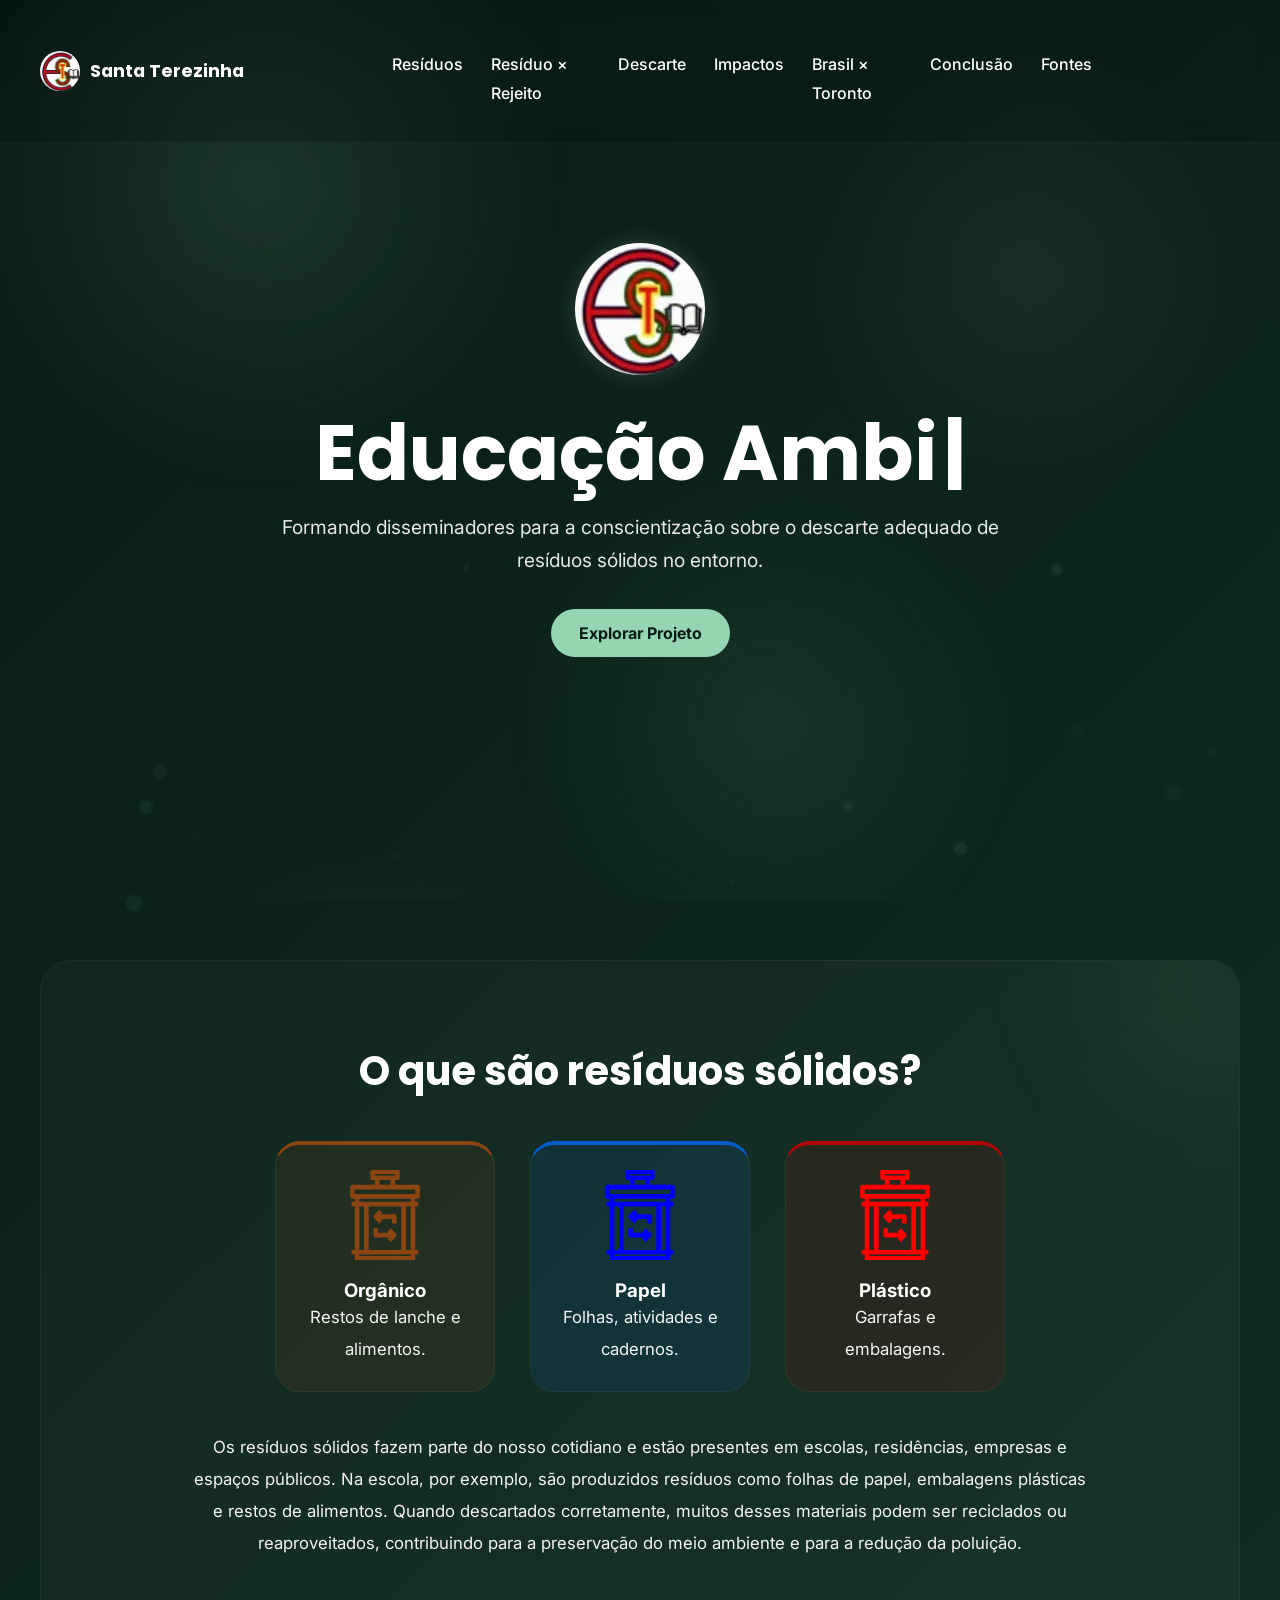
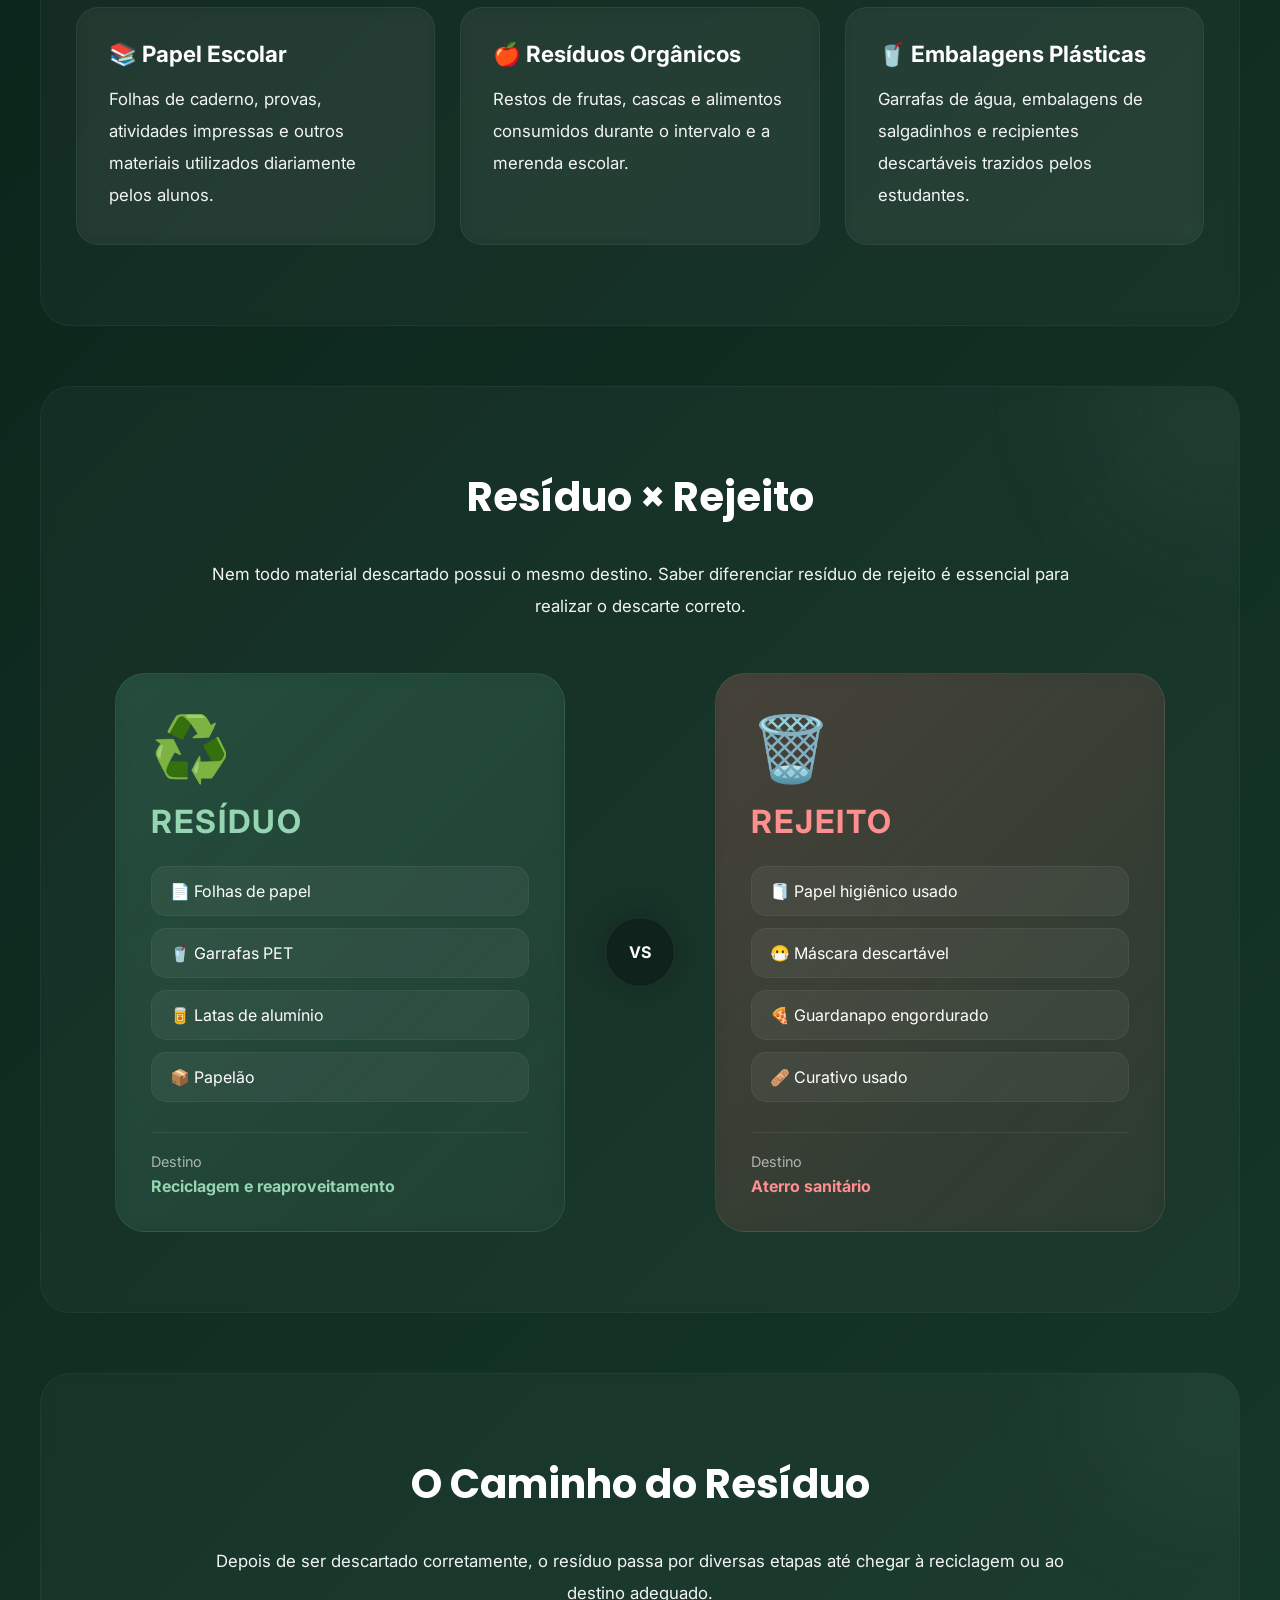
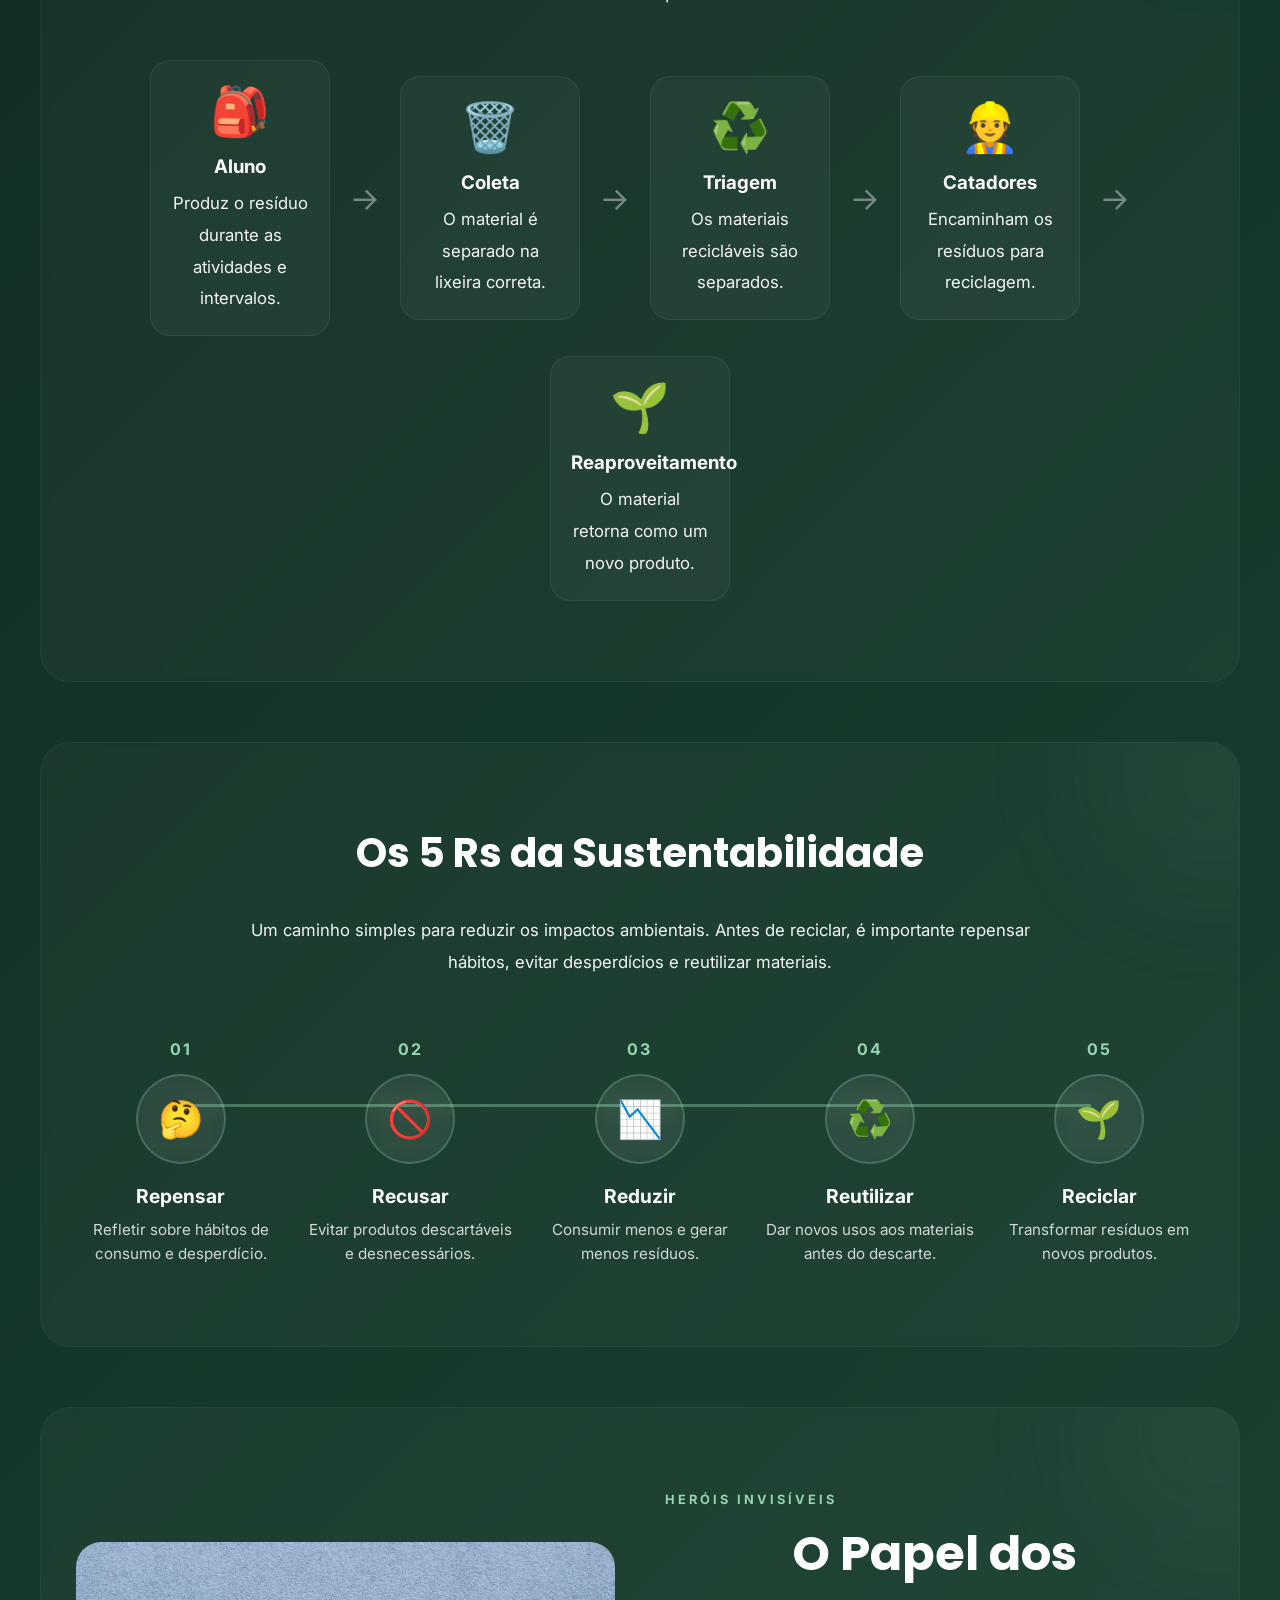
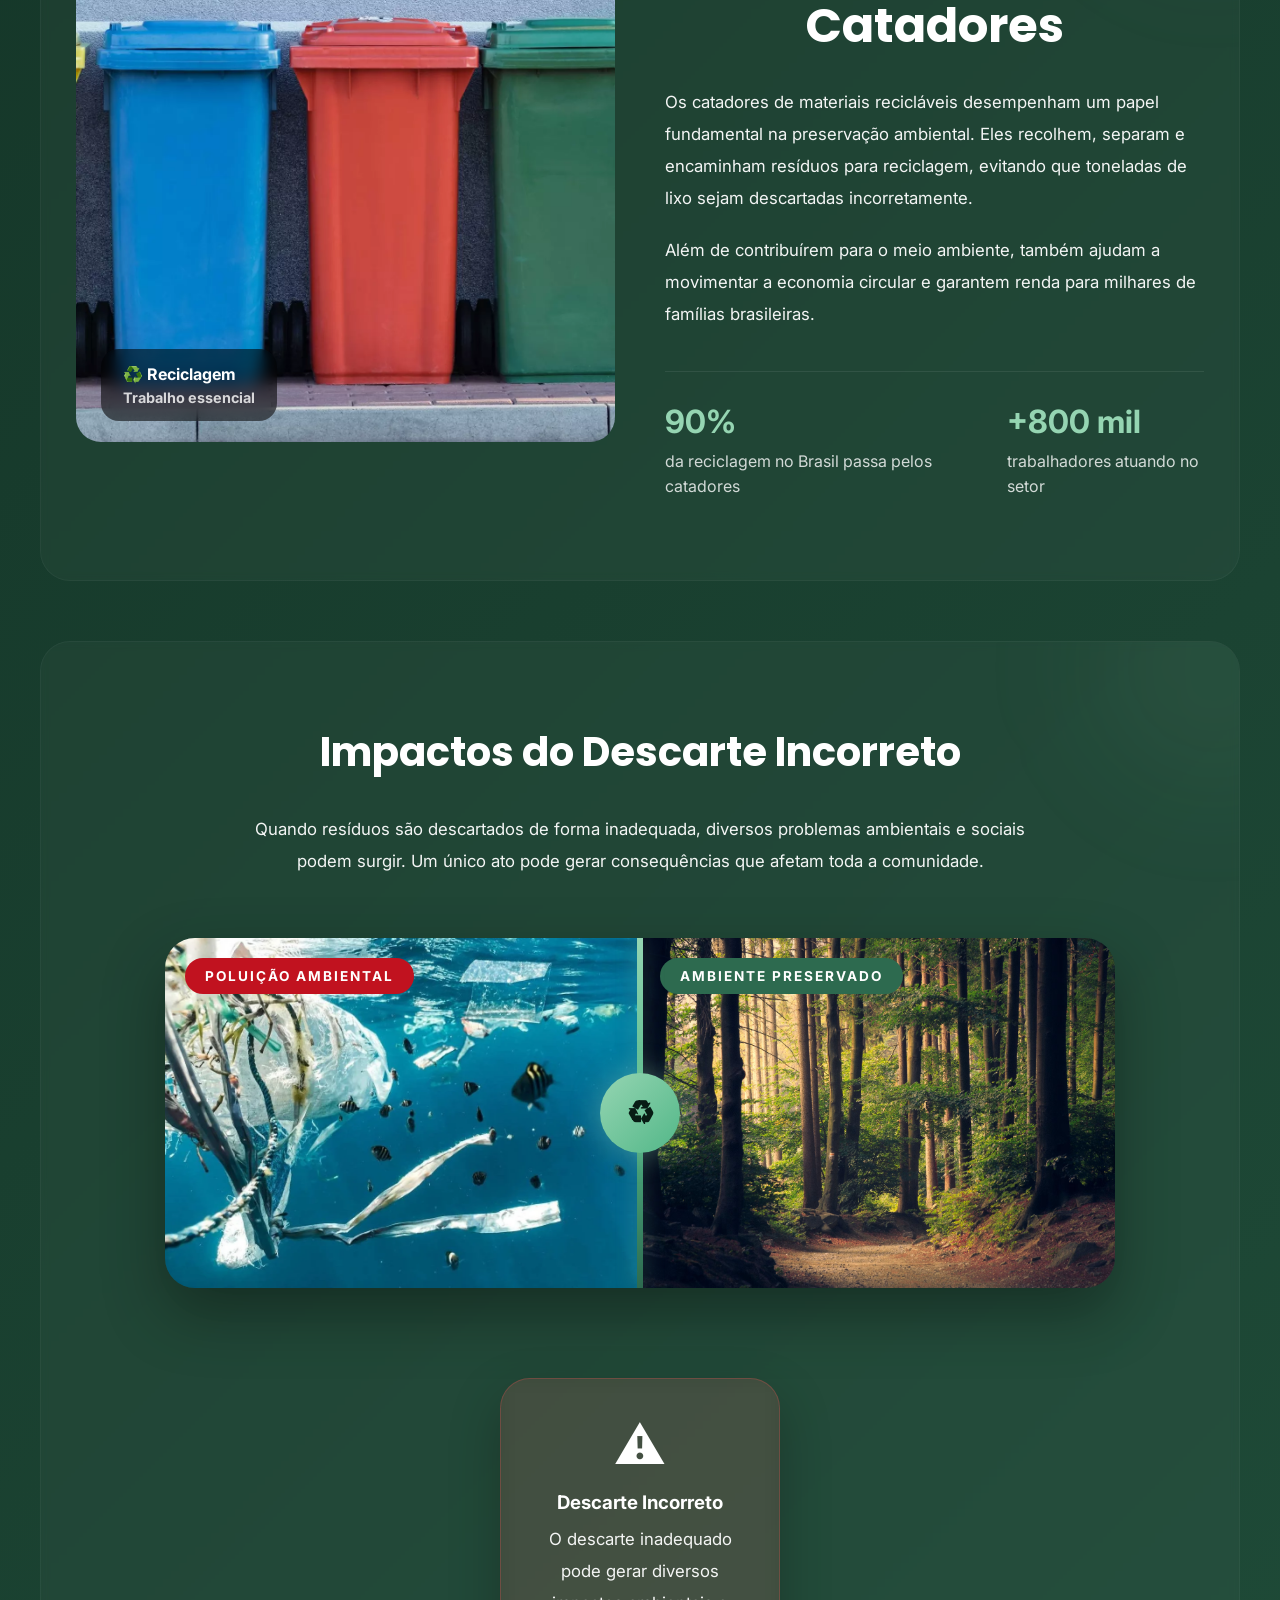
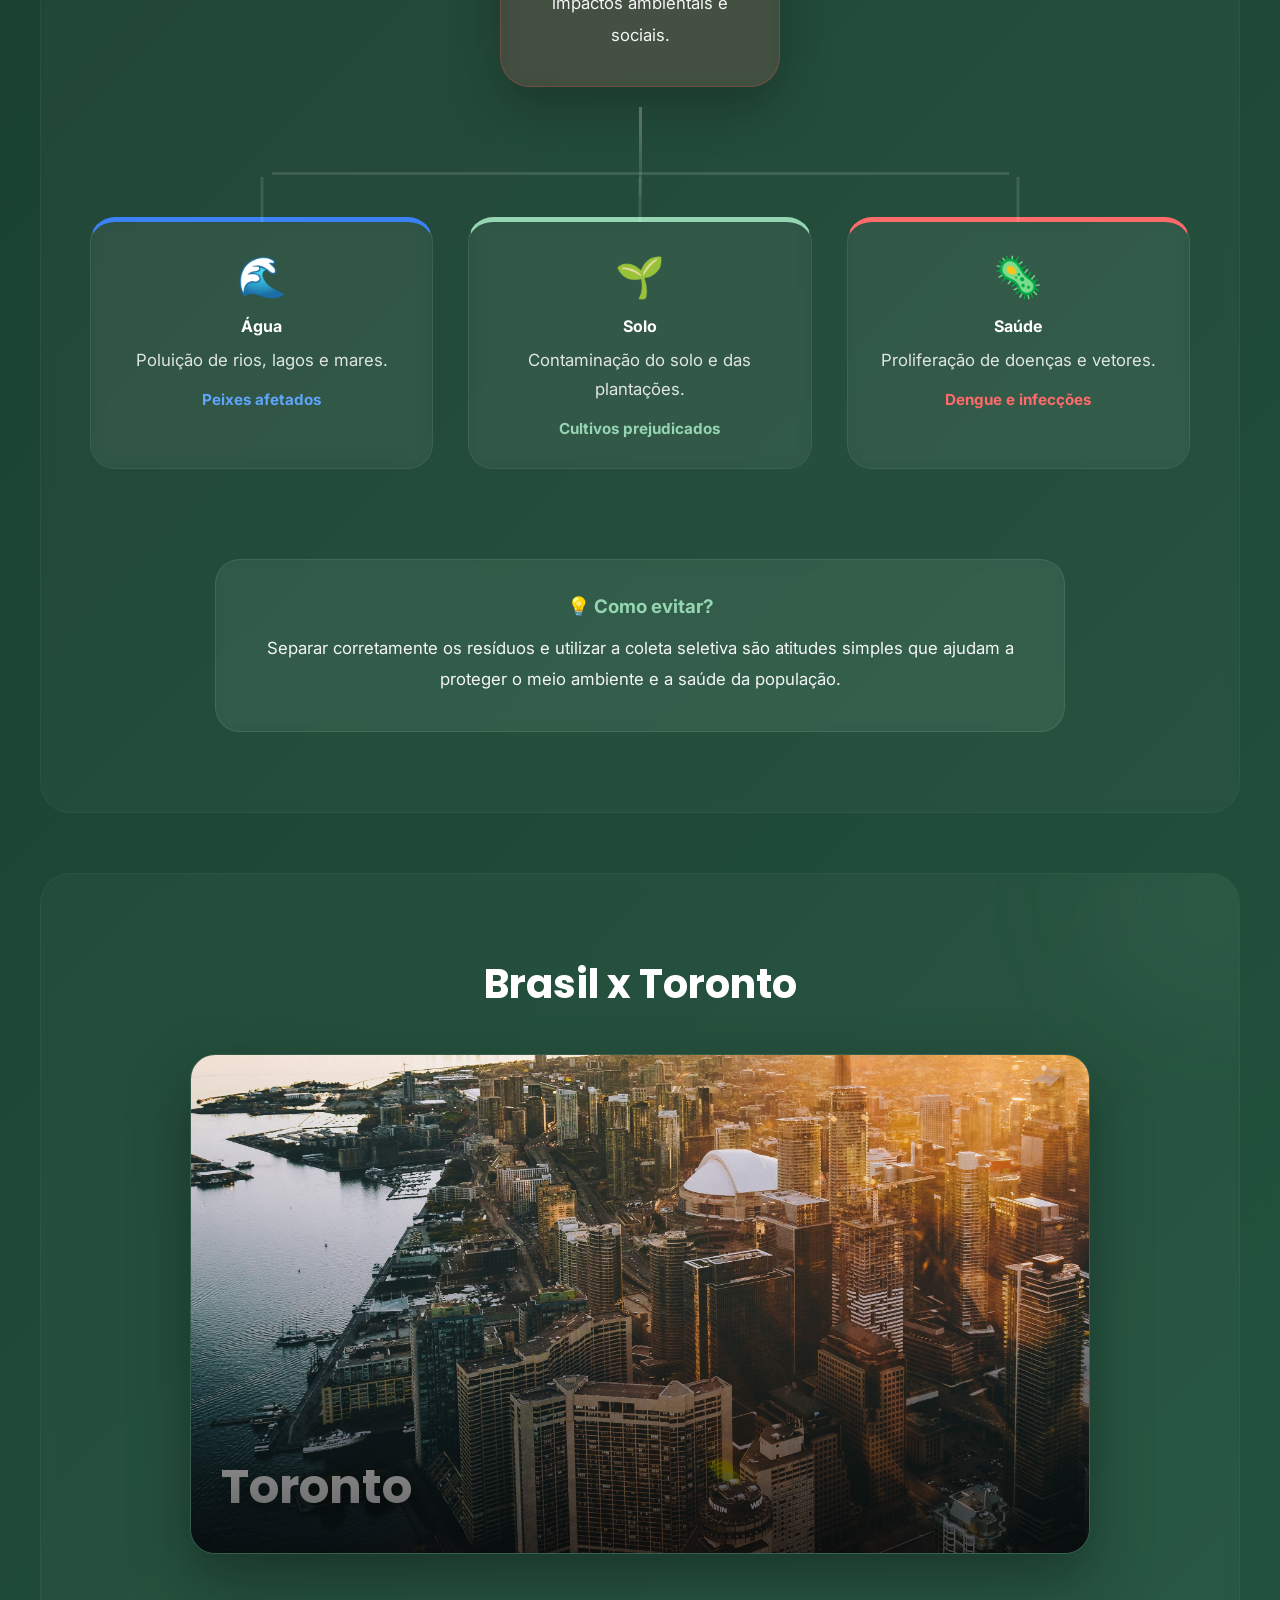
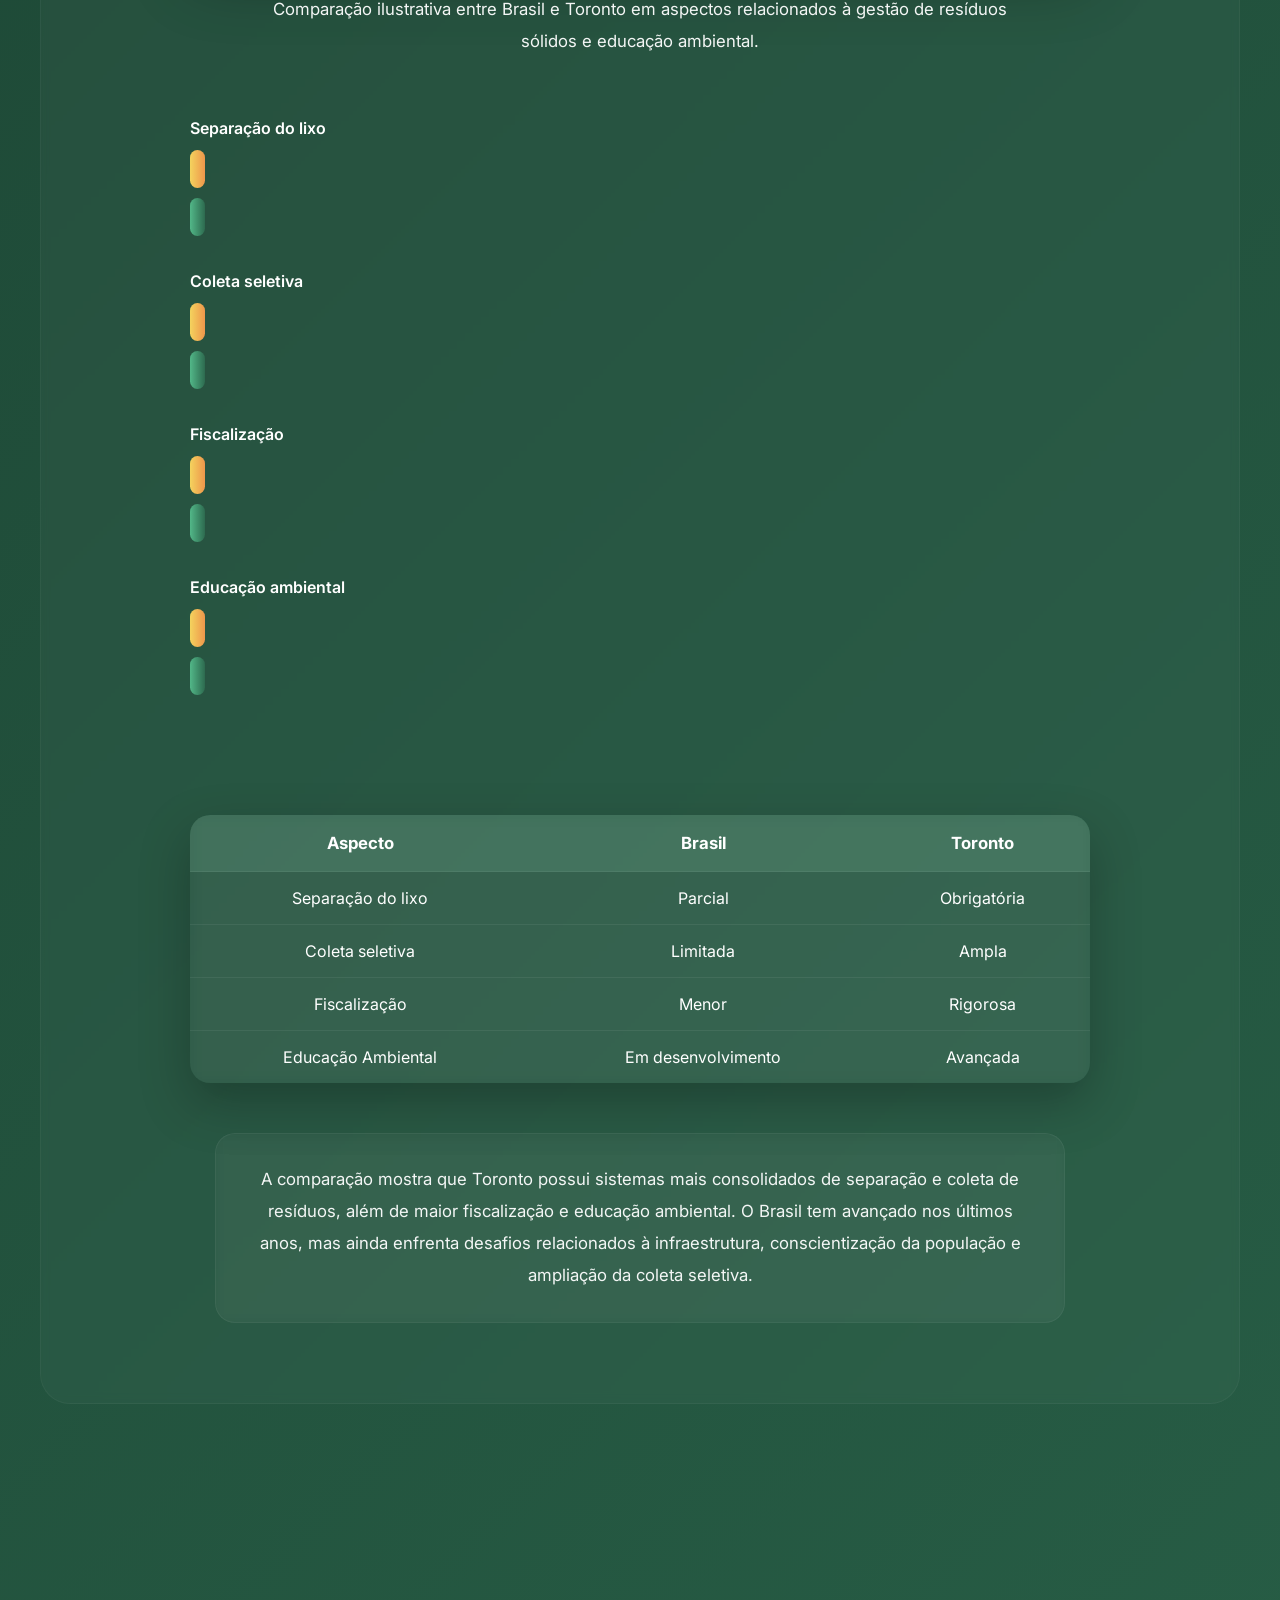
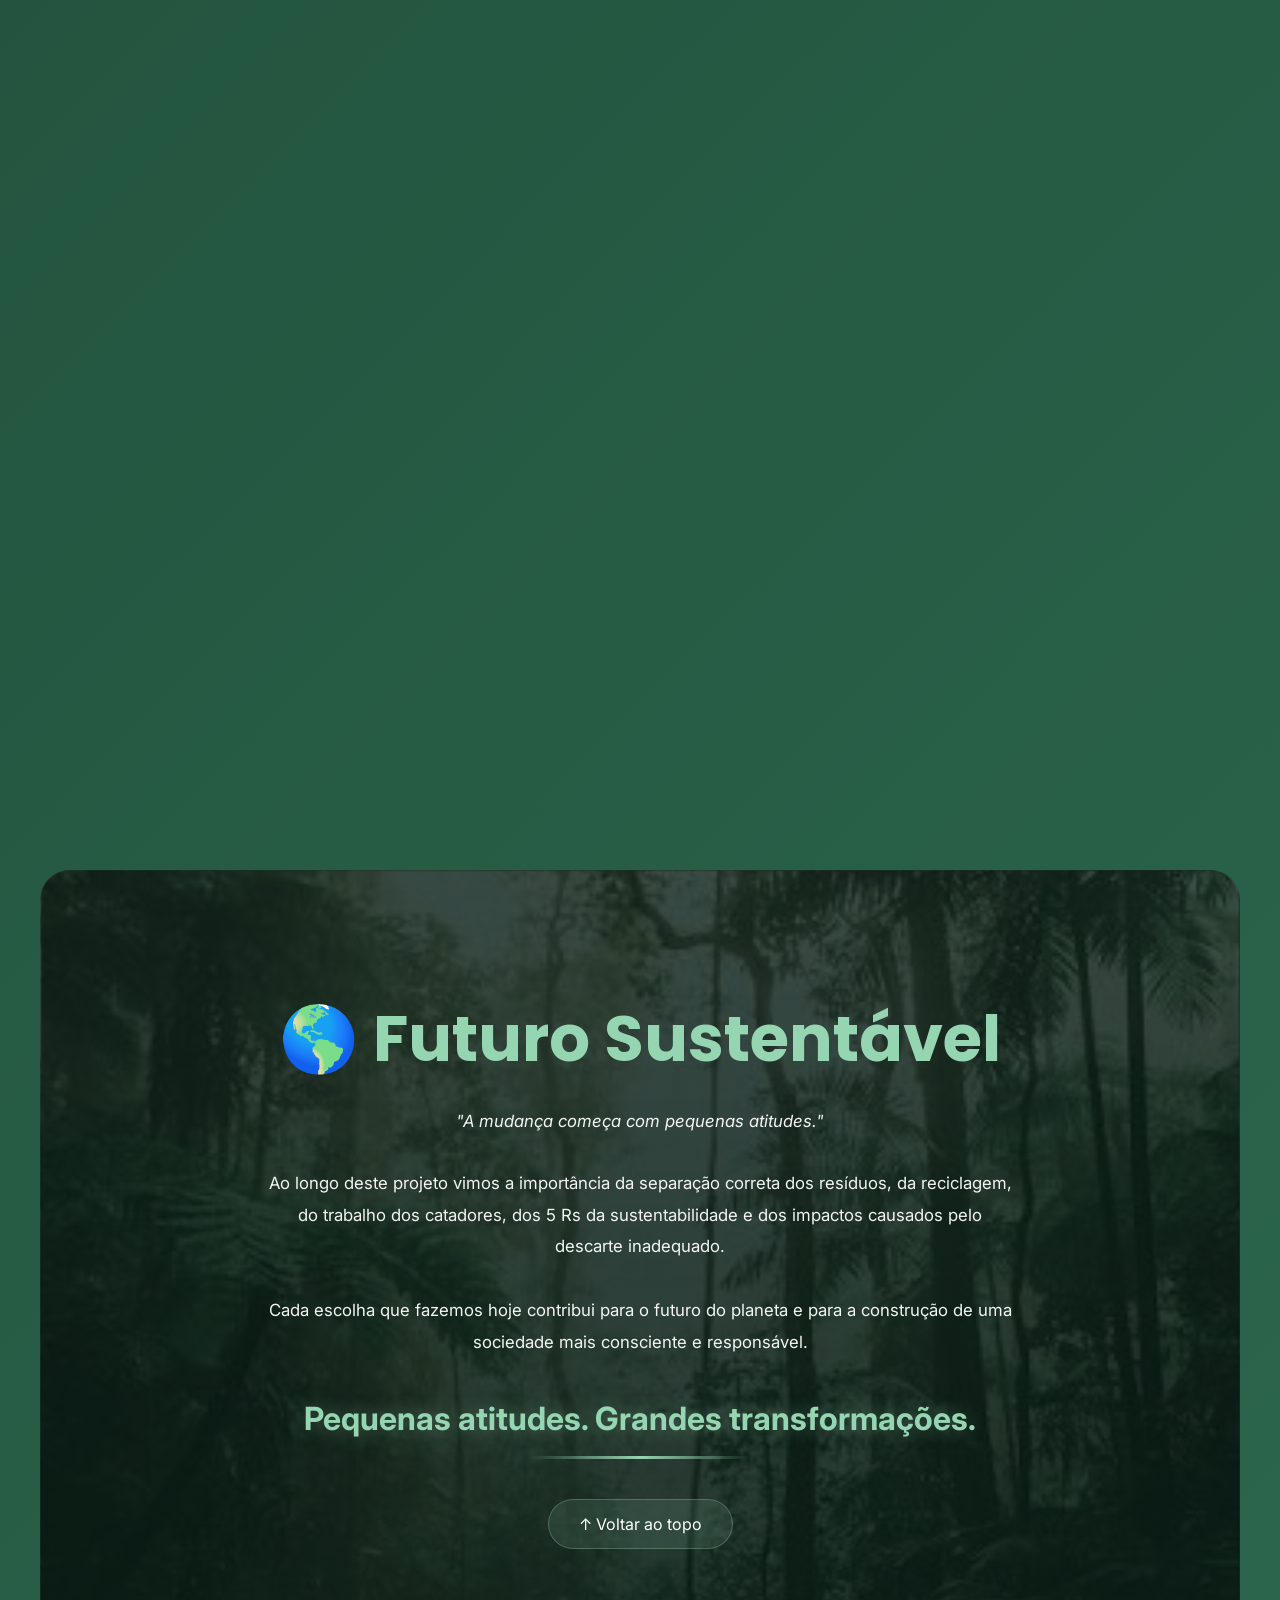
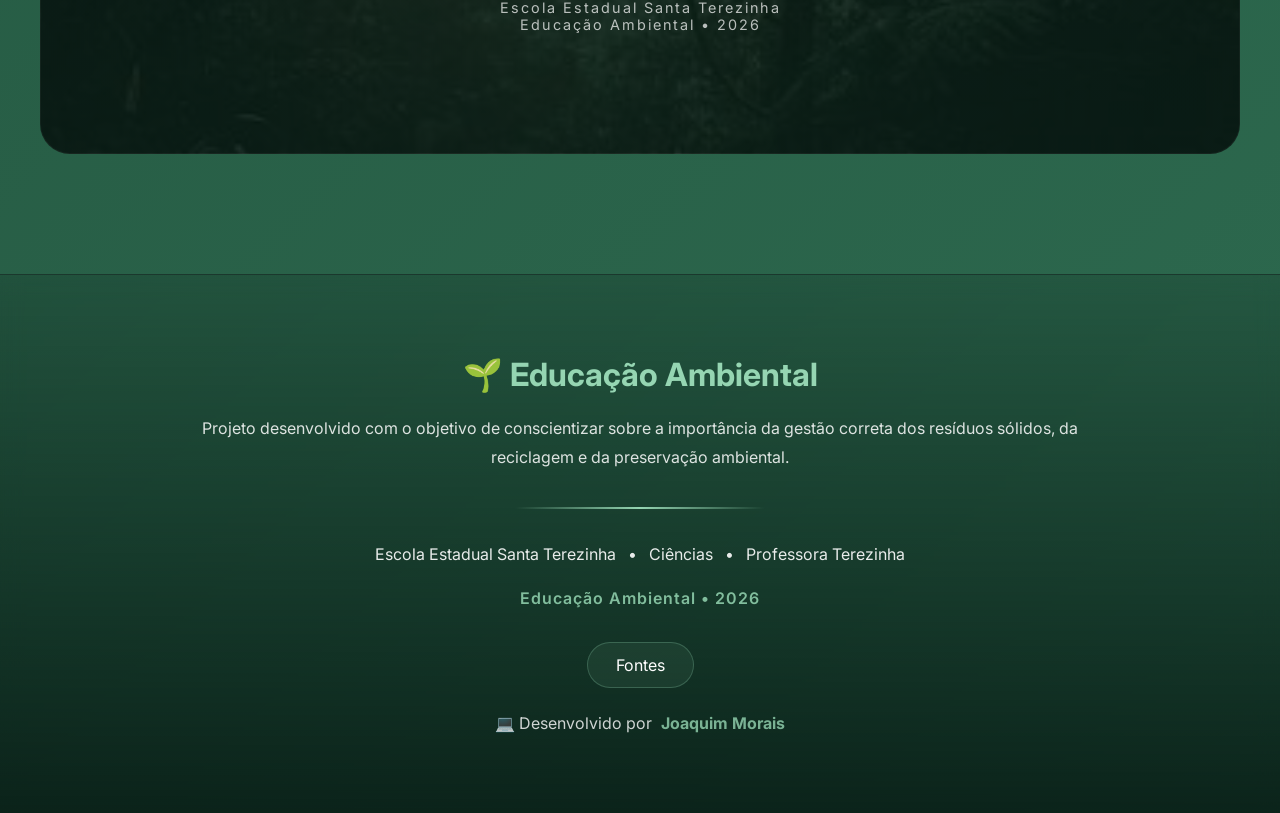
<file: index.html>
<!DOCTYPE html>
<html lang="pt-BR">

<head>

    <meta charset="UTF-8">

    <meta name="viewport"
          content="width=device-width, initial-scale=1.0">

    <title>Educação Ambiental</title>

    <link rel="stylesheet" href="style.css">

    <link rel="preconnect"
          href="https://fonts.googleapis.com">

    <link rel="preconnect"
          href="https://fonts.gstatic.com"
          crossorigin>

    <link href="https://fonts.googleapis.com/css2?family=Inter:wght@300;400;500;600&family=Poppins:wght@400;600;700;800&display=swap"
          rel="stylesheet">

</head>

<body>

<nav id="inicio" class="navbar">

    <div class="nav-logo">

        <img
            src="imagens/icons/santa_logo.jpeg"
            alt="Logo da Escola Estadual Santa Terezinha"
        >

        <span>Santa Terezinha</span>

    </div>

    <ul class="nav-links">

        <li>
            <a href="#residuos">Resíduos</a>
        </li>

        <li>
            <a href="#residuo-rejeito">Resíduo × Rejeito</a>
        </li>

        <li>
            <a href="#classificacao">Descarte</a>
        </li>

        <li>
            <a href="#impactos">Impactos</a>
        </li>

        <li>
            <a href="#toronto">Brasil × Toronto</a>
        </li>

        <li>
            <a href="#conclusao">Conclusão</a>
        </li>

        <li>
            <a href="fontes.html">Fontes</a>
        </li>

    </ul>

</nav>

    <!-- Partículas -->
    <div class="particles"></div>

    <!-- HERO -->
    <header class="hero">

        <div class="hero-content">

            <img
                src="imagens/icons/santa_logo.jpeg"
                alt="Logo da Escola"
                class="school-logo"
            >

           <h1 id="typing-title">
    Educação Ambiental
</h1>

            <p class="subtitle">
                Formando disseminadores para a conscientização sobre o descarte adequado de resíduos sólidos no entorno.
            </p>

            <a href="#residuos" class="btn">
                Explorar Projeto
            </a>

        </div>

    </header>

    <!-- RESÍDUOS -->
    <section id="residuos" class="section">

        <h2>O que são resíduos sólidos?</h2>

        <div class="school-bins">

    <div class="bin organic">
        <img
            src="imagens/lixeira_organico.svg"
            alt="Orgânico"
        >

        <h3>Orgânico</h3>

        <p>
            Restos de lanche e alimentos.
        </p>
    </div>

    <div class="bin paper">
        <img
            src="imagens/lixeira_papel.svg"
            alt="Papel"
        >

        <h3>Papel</h3>

        <p>
            Folhas, atividades e cadernos.
        </p>
    </div>

    <div class="bin plastic">
        <img
            src="imagens/lixeria_plastico.svg"
            alt="Plástico"
        >

        <h3>Plástico</h3>

        <p>
            Garrafas e embalagens.
        </p>
    </div>

</div>

        <p class="intro-text">

    Os resíduos sólidos fazem parte do nosso cotidiano e estão presentes
    em escolas, residências, empresas e espaços públicos. Na escola,
    por exemplo, são produzidos resíduos como folhas de papel,
    embalagens plásticas e restos de alimentos.

    Quando descartados corretamente, muitos desses materiais podem ser
    reciclados ou reaproveitados, contribuindo para a preservação do
    meio ambiente e para a redução da poluição.

</p>

  <div class="cards">

<div class="card">

    <h3>📚 Papel Escolar</h3>

    <p>
        Folhas de caderno, provas, atividades impressas
        e outros materiais utilizados diariamente pelos alunos.
    </p>

</div>

<div class="card">

    <h3>🍎 Resíduos Orgânicos</h3>

    <p>
        Restos de frutas, cascas e alimentos consumidos
        durante o intervalo e a merenda escolar.
    </p>

</div>

<div class="card">

    <h3>🥤 Embalagens Plásticas</h3>

    <p>
        Garrafas de água, embalagens de salgadinhos
        e recipientes descartáveis trazidos pelos estudantes.
    </p>

</div>

</div>

    </section>

   <!-- RESÍDUO X REJEITO -->
<section id="residuo-rejeito" class="section">

    <h2>Resíduo × Rejeito</h2>

    <p class="intro-text">

        Nem todo material descartado possui o mesmo destino.
        Saber diferenciar resíduo de rejeito é essencial para
        realizar o descarte correto.

    </p>

    <div class="waste-comparison">

        <!-- RESÍDUO -->

        <div class="waste-side residue-side">

            <div class="waste-icon">
                ♻️
            </div>

            <h3>RESÍDUO</h3>

            <div class="waste-list">

                <div class="waste-item">
                    📄 Folhas de papel
                </div>

                <div class="waste-item">
                    🥤 Garrafas PET
                </div>

                <div class="waste-item">
                    🥫 Latas de alumínio
                </div>

                <div class="waste-item">
                    📦 Papelão
                </div>

            </div>

            <div class="waste-destination">

                <span>Destino</span>

                <strong>
                    Reciclagem e reaproveitamento
                </strong>

            </div>

        </div>

        <!-- VS -->

        <div class="vs-circle">
            VS
        </div>

        <!-- REJEITO -->

        <div class="waste-side reject-side">

            <div class="waste-icon">
                🗑️
            </div>

            <h3>REJEITO</h3>

            <div class="waste-list">

                <div class="waste-item">
                    🧻 Papel higiênico usado
                </div>

                <div class="waste-item">
                    😷 Máscara descartável
                </div>

                <div class="waste-item">
                    🍕 Guardanapo engordurado
                </div>

                <div class="waste-item">
                    🩹 Curativo usado
                </div>

            </div>

            <div class="waste-destination">

                <span>Destino</span>

                <strong>
                    Aterro sanitário
                </strong>

            </div>

        </div>

    </div>

</section>
  <!-- CAMINHO DO DESCARTE -->
<section id="classificacao" class="section">

    <h2>O Caminho do Resíduo</h2>

    <p class="intro-text">

        Depois de ser descartado corretamente, o resíduo passa por
        diversas etapas até chegar à reciclagem ou ao destino adequado.

    </p>

    <div class="waste-journey">

        <div class="journey-step">

            <div class="journey-icon">
                🎒
            </div>

            <h3>Aluno</h3>

            <p>
                Produz o resíduo durante as atividades e intervalos.
            </p>

        </div>

        <div class="journey-arrow">
            →
        </div>

        <div class="journey-step">

            <div class="journey-icon">
                🗑️
            </div>

            <h3>Coleta</h3>

            <p>
                O material é separado na lixeira correta.
            </p>

        </div>

        <div class="journey-arrow">
            →
        </div>

        <div class="journey-step">

            <div class="journey-icon">
                ♻️
            </div>

            <h3>Triagem</h3>

            <p>
                Os materiais recicláveis são separados.
            </p>

        </div>

        <div class="journey-arrow">
            →
        </div>

        <div class="journey-step">

            <div class="journey-icon">
                👷
            </div>

            <h3>Catadores</h3>

            <p>
                Encaminham os resíduos para reciclagem.
            </p>

        </div>

        <div class="journey-arrow">
            →
        </div>

        <div class="journey-step">

            <div class="journey-icon">
                🌱
            </div>

            <h3>Reaproveitamento</h3>

            <p>
                O material retorna como um novo produto.
            </p>

        </div>

    </div>

</section>

<!-- 5 RS -->
<section id="cinco-rs" class="section">

    <h2>Os 5 Rs da Sustentabilidade</h2>

    <p class="rs-description">

        Um caminho simples para reduzir os impactos ambientais.
        Antes de reciclar, é importante repensar hábitos,
        evitar desperdícios e reutilizar materiais.

    </p>

    <div class="rs-timeline">

        <div class="rs-line"></div>

        <div class="rs-item">

            <span class="rs-number">01</span>

            <div class="rs-circle">
                🤔
            </div>

            <h3>Repensar</h3>

            <p>
                Refletir sobre hábitos de consumo e desperdício.
            </p>

        </div>

        <div class="rs-item">

            <span class="rs-number">02</span>

            <div class="rs-circle">
                🚫
            </div>

            <h3>Recusar</h3>

            <p>
                Evitar produtos descartáveis e desnecessários.
            </p>

        </div>

        <div class="rs-item">

            <span class="rs-number">03</span>

            <div class="rs-circle">
                📉
            </div>

            <h3>Reduzir</h3>

            <p>
                Consumir menos e gerar menos resíduos.
            </p>

        </div>

        <div class="rs-item">

            <span class="rs-number">04</span>

            <div class="rs-circle">
                ♻️
            </div>

            <h3>Reutilizar</h3>

            <p>
                Dar novos usos aos materiais antes do descarte.
            </p>

        </div>

        <div class="rs-item">

            <span class="rs-number">05</span>

            <div class="rs-circle">
                🌱
            </div>

            <h3>Reciclar</h3>

            <p>
                Transformar resíduos em novos produtos.
            </p>

        </div>

    </div>

</section>
    
    <!-- CATADORES -->
<section id="catadores" class="section catadores-section">

    <div class="catadores-grid">

        <div class="catadores-image">

            <img
                src="imagens/lixeira_catadores.webp"
                alt="Catadores de materiais recicláveis"
            >

            <div class="image-badge">

                ♻️ Reciclagem

                <span>
                    Trabalho essencial
                </span>

            </div>

        </div>

        <div class="catadores-content">

            <span class="catadores-tag">
                HERÓIS INVISÍVEIS
            </span>

            <h2>
                O Papel dos Catadores
            </h2>

            <p>

                Os catadores de materiais recicláveis desempenham
                um papel fundamental na preservação ambiental.
                Eles recolhem, separam e encaminham resíduos para
                reciclagem, evitando que toneladas de lixo sejam
                descartadas incorretamente.

            </p>

            <p>

                Além de contribuírem para o meio ambiente,
                também ajudam a movimentar a economia circular
                e garantem renda para milhares de famílias
                brasileiras.

            </p>

            <div class="catadores-stats">

                <div>

                    <h3>90%</h3>

                    <span>
                        da reciclagem no Brasil passa pelos catadores
                    </span>

                </div>

                <div>

                    <h3>+800 mil</h3>

                    <span>
                        trabalhadores atuando no setor
                    </span>

                </div>

            </div>

        </div>

    </div>

</section>
   <!-- IMPACTOS -->
<section id="impactos" class="section">

    <h2>Impactos do Descarte Incorreto</h2>

    <p class="impact-description">

        Quando resíduos são descartados de forma inadequada,
        diversos problemas ambientais e sociais podem surgir.
        Um único ato pode gerar consequências que afetam toda a comunidade.

    </p>

    <div class="impact-comparison">

    <div class="impact-side before">

        <img
            src="imagens/antes_impactos.webp"
            alt="Antes"
        >

        <span class="impact-label before-label">
              POLUIÇÃO AMBIENTAL
        </span>

    </div>

    <div class="impact-side after">

        <img
            src="imagens/depois_impacto.avif"
            alt="Depois"
        >

        <span class="impact-label after-label">
            AMBIENTE PRESERVADO
        </span>

    </div>

</div>

   <div class="impact-diagram">

    <div class="diagram-center">

        <div class="center-icon">⚠️</div>

        <h3>Descarte Incorreto</h3>

        <p>
            O descarte inadequado pode gerar diversos impactos
            ambientais e sociais.
        </p>

    </div>

    <div class="diagram-line"></div>

    <div class="diagram-branches">

        <div class="diagram-box water-box">

            <span>🌊</span>

            <h4>Água</h4>

            <p>Poluição de rios, lagos e mares.</p>

            <strong>Peixes afetados</strong>

        </div>

        <div class="diagram-box soil-box">

            <span>🌱</span>

            <h4>Solo</h4>

            <p>Contaminação do solo e das plantações.</p>

            <strong>Cultivos prejudicados</strong>

        </div>

        <div class="diagram-box health-box">

            <span>🦠</span>

            <h4>Saúde</h4>

            <p>Proliferação de doenças e vetores.</p>

            <strong>Dengue e infecções</strong>

        </div>

    </div>

</div>

      

    <div class="impact-warning">

        <h3>💡 Como evitar?</h3>

        <p>
            Separar corretamente os resíduos e utilizar a coleta seletiva
            são atitudes simples que ajudam a proteger o meio ambiente
            e a saúde da população.
        </p>

    </div>

</section>

    <!-- BRASIL X TORONTO -->
    <section id="toronto" class="section">

          <h2> Brasil x Toronto</h2>

       <div class="comparison-showcase">

    <div class="country-card toronto-card">

        <img
            src="imagens/toronto.jpg"
            alt="Toronto"
        >

        <div class="country-title">
            Toronto
        </div>

    </div>

    <div class="country-card brasil-card">

        <img
            src="imagens/brasil_paisagem.jpeg"
            alt="Brasil"
        >
    

        <div class="country-title">
            Brasil
        </div>

    </div>

</div>
         <p class="chart-description">
    Comparação ilustrativa entre Brasil e Toronto em aspectos relacionados
    à gestão de resíduos sólidos e educação ambiental.
</p>
         <div class="chart-container">

    <div class="chart-item">

        <span>Separação do lixo</span>

        <div class="bar-group">

            <div class="bar brasil" data-width="40">
    <span>Brasil - 40%</span>
</div>

<div class="bar toronto" data-width="95">
    <span>Toronto - 95%</span>
</div>

        </div>

    </div>

    <div class="chart-item">

        <span>Coleta seletiva</span>

        <div class="bar-group">

            <div class="bar brasil" data-width="50">
                <span>Brasil  -  55%</span>
            </div>

            <div class="bar toronto" data-width="95">
                <span>Toronto  -  98%</span>
            </div>

        </div>

    </div>

    <div class="chart-item">

        <span>Fiscalização</span>

        <div class="bar-group">

            <div class="bar brasil" data-width="30">
                <span>Brasil  -  35%</span>
            </div>

            <div class="bar toronto" data-width="90">
                <span>Toronto  -  90%</span>
            </div>

        </div>

    </div>

    <div class="chart-item">

        <span>Educação ambiental</span>

        <div class="bar-group">

            <div class="bar brasil" data-width="55">
                <span>Brasil  -  60%</span>
            </div>

            <div class="bar toronto" data-width="90">
                <span>Toronto  -  92%</span>
            </div>

        </div>

    </div>

</div>
 
    <div class="chart-container">
    
</div>

<table class="comparison-table">

    <tr>
        <th>Aspecto</th>
        <th>Brasil</th>
        <th>Toronto</th>
    </tr>

    <tr>
        <td>Separação do lixo</td>
        <td>Parcial</td>
        <td>Obrigatória</td>
    </tr>

    <tr>
        <td>Coleta seletiva</td>
        <td>Limitada</td>
        <td>Ampla</td>
    </tr>

    <tr>
        <td>Fiscalização</td>
        <td>Menor</td>
        <td>Rigorosa</td>
    </tr>

    <tr>
        <td>Educação Ambiental</td>
        <td>Em desenvolvimento</td>
        <td>Avançada</td>
    </tr>

</table>

<p class="reflection">
    A comparação mostra que Toronto possui sistemas mais consolidados de
    separação e coleta de resíduos, além de maior fiscalização e educação
    ambiental. O Brasil tem avançado nos últimos anos, mas ainda enfrenta
    desafios relacionados à infraestrutura, conscientização da população e
    ampliação da coleta seletiva.
</p>

</section>

   <section id="acoes" class="section">

    <h2>O que podemos fazer?</h2>

    <p class="intro-text">

        Pequenas atitudes diárias podem gerar grandes
        impactos positivos para o meio ambiente.

    </p>

    <div class="actions-container">

        <div class="actions-image">

            <img
                src="imagens/compostagem.jpg"
                alt="Sustentabilidade"
            >

        </div>

        <div class="actions-list">

            <div class="action-item">

                <div class="check">✓</div>

                <div>
                    <h3>Separar corretamente os resíduos</h3>

                    <p>
                        Orgânico, papel, plástico e rejeito.
                    </p>
                </div>

            </div>

            <div class="action-item">

                <div class="check">✓</div>

                <div>
                    <h3>Evitar desperdícios</h3>

                    <p>
                        Consumir apenas o necessário.
                    </p>
                </div>

            </div>

            <div class="action-item">

                <div class="check">✓</div>

                <div>
                    <h3>Reutilizar materiais</h3>

                    <p>
                        Dar novos usos a objetos.
                    </p>
                </div>

            </div>

            <div class="action-item">

                <div class="check">✓</div>

                <div>
                    <h3>Participar de campanhas</h3>

                    <p>
                        Colaborar com ações da escola.
                    </p>
                </div>

            </div>

            <div class="action-item">

                <div class="check">✓</div>

                <div>
                    <h3>Compartilhar conhecimento</h3>

                    <p>
                        Incentivar familiares e amigos.
                    </p>
                </div>

            </div>

        </div>

    </div>

</section>

   <!-- CONCLUSÃO -->
<section id="conclusao" class="section conclusion">

    <div class="conclusion-overlay">

        <h2>🌎 Futuro Sustentável</h2>

        <p class="conclusion-quote">

            "A mudança começa com pequenas atitudes."

        </p>

        <p class="conclusion-text">

            Ao longo deste projeto vimos a importância da
            separação correta dos resíduos, da reciclagem,
            do trabalho dos catadores, dos 5 Rs da sustentabilidade
            e dos impactos causados pelo descarte inadequado.

            <br><br>

            Cada escolha que fazemos hoje contribui para o futuro
            do planeta e para a construção de uma sociedade mais
            consciente e responsável.

        </p>

        <div class="conclusion-highlight">

            Pequenas atitudes. Grandes transformações.

        </div>

      <a href="#" class="back-top" id="backTop">
    ↑ Voltar ao topo
</a>
        <div class="school-credit">

            Escola Estadual Santa Terezinha<br>
            Educação Ambiental • 2026

        </div>

    </div>

</section>
<!-- RODAPÉ -->
<footer class="footer">

    <div class="footer-content">

        <h3>🌱 Educação Ambiental</h3>

        <p>

            Projeto desenvolvido com o objetivo de conscientizar
            sobre a importância da gestão correta dos resíduos sólidos,
            da reciclagem e da preservação ambiental.

        </p>

        <div class="footer-divider"></div>

        <div class="footer-info">

            <span>
                Escola Estadual Santa Terezinha
            </span>

            <span>•</span>

            <span>
                Ciências
            </span>

            <span>•</span>

            <span>
                Professora Terezinha
            </span>

        </div>

        <p class="footer-year">

            Educação Ambiental • 2026

        </p>

    </div>

    <div class="footer-links">

    <a
        href="fontes.html"
        target="_blank"
        class="sources-btn"
    >
         Fontes
    </a>

    <div class="footer-author">

    <span>💻 Desenvolvido por</span>

    <strong>Joaquim Morais</strong>

</div>

</div>

</footer>

<script src="script.js"></script>

</body>
</html>
</file>
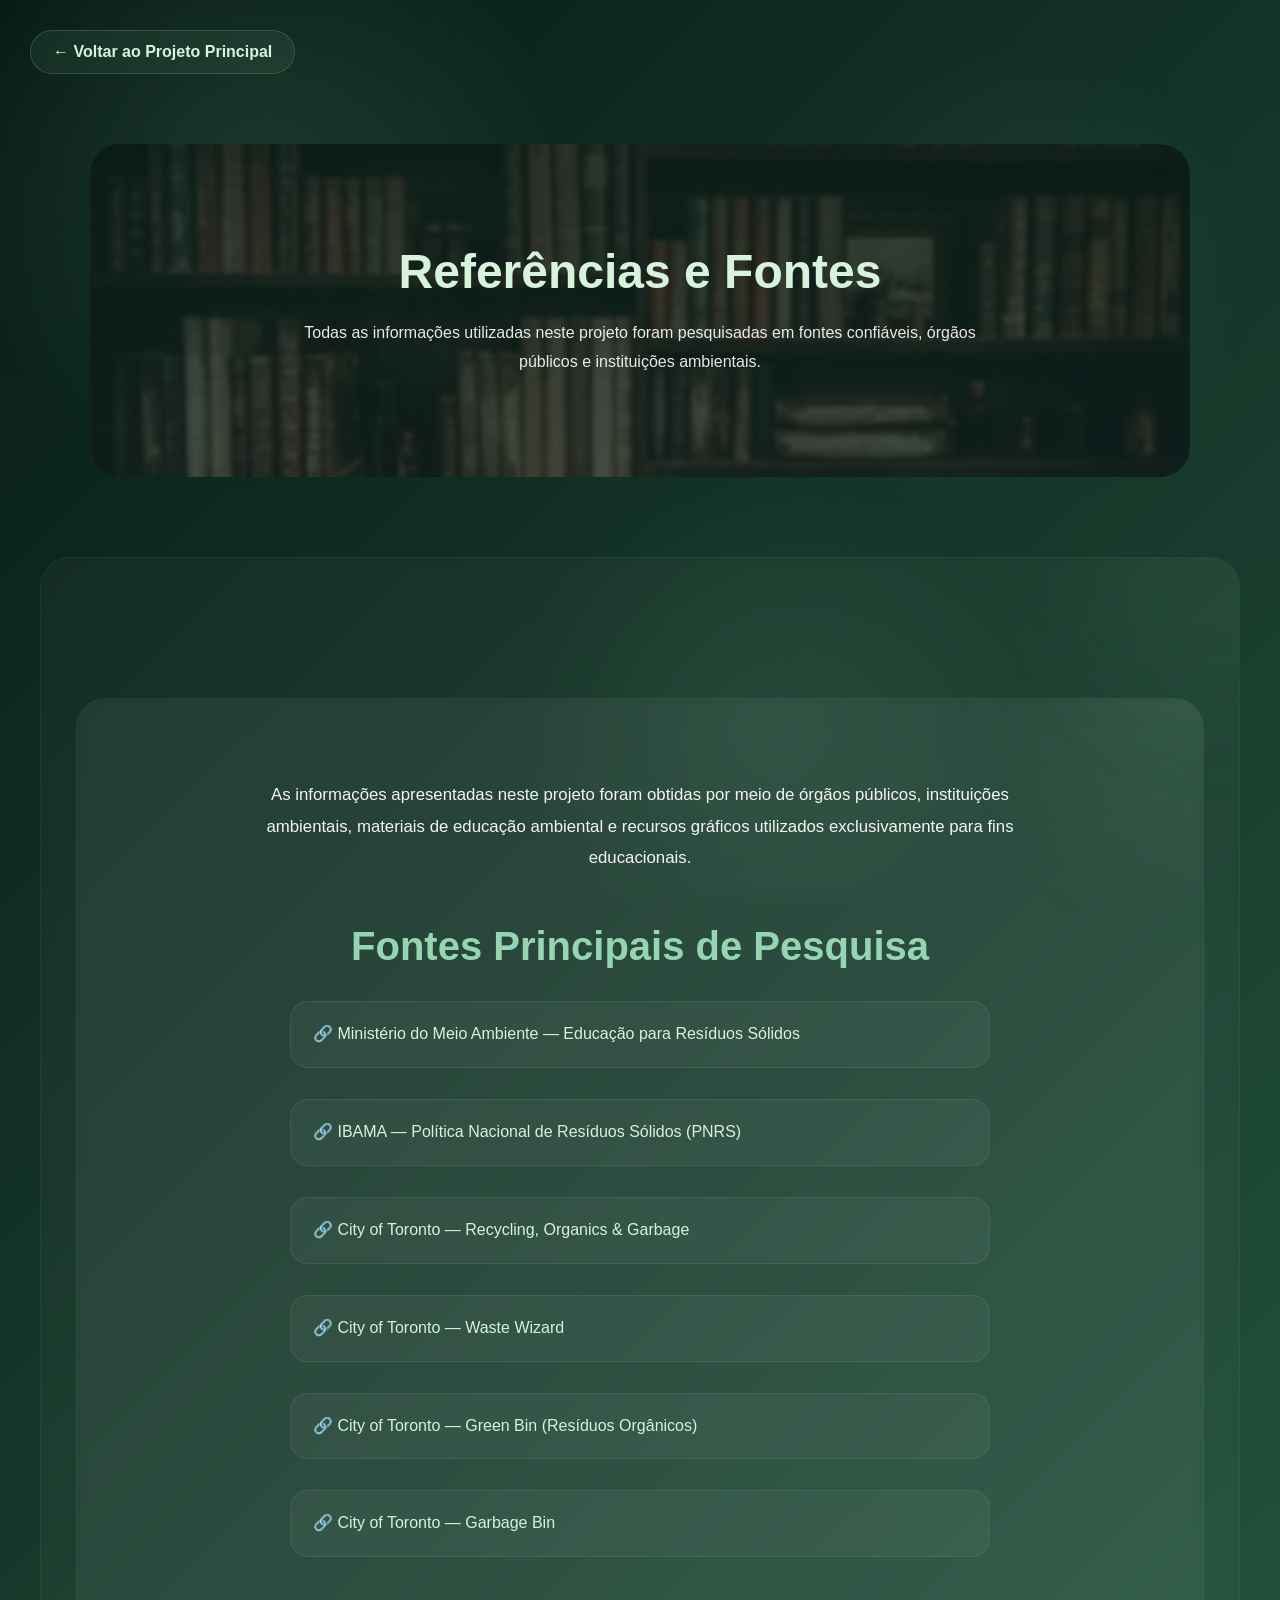
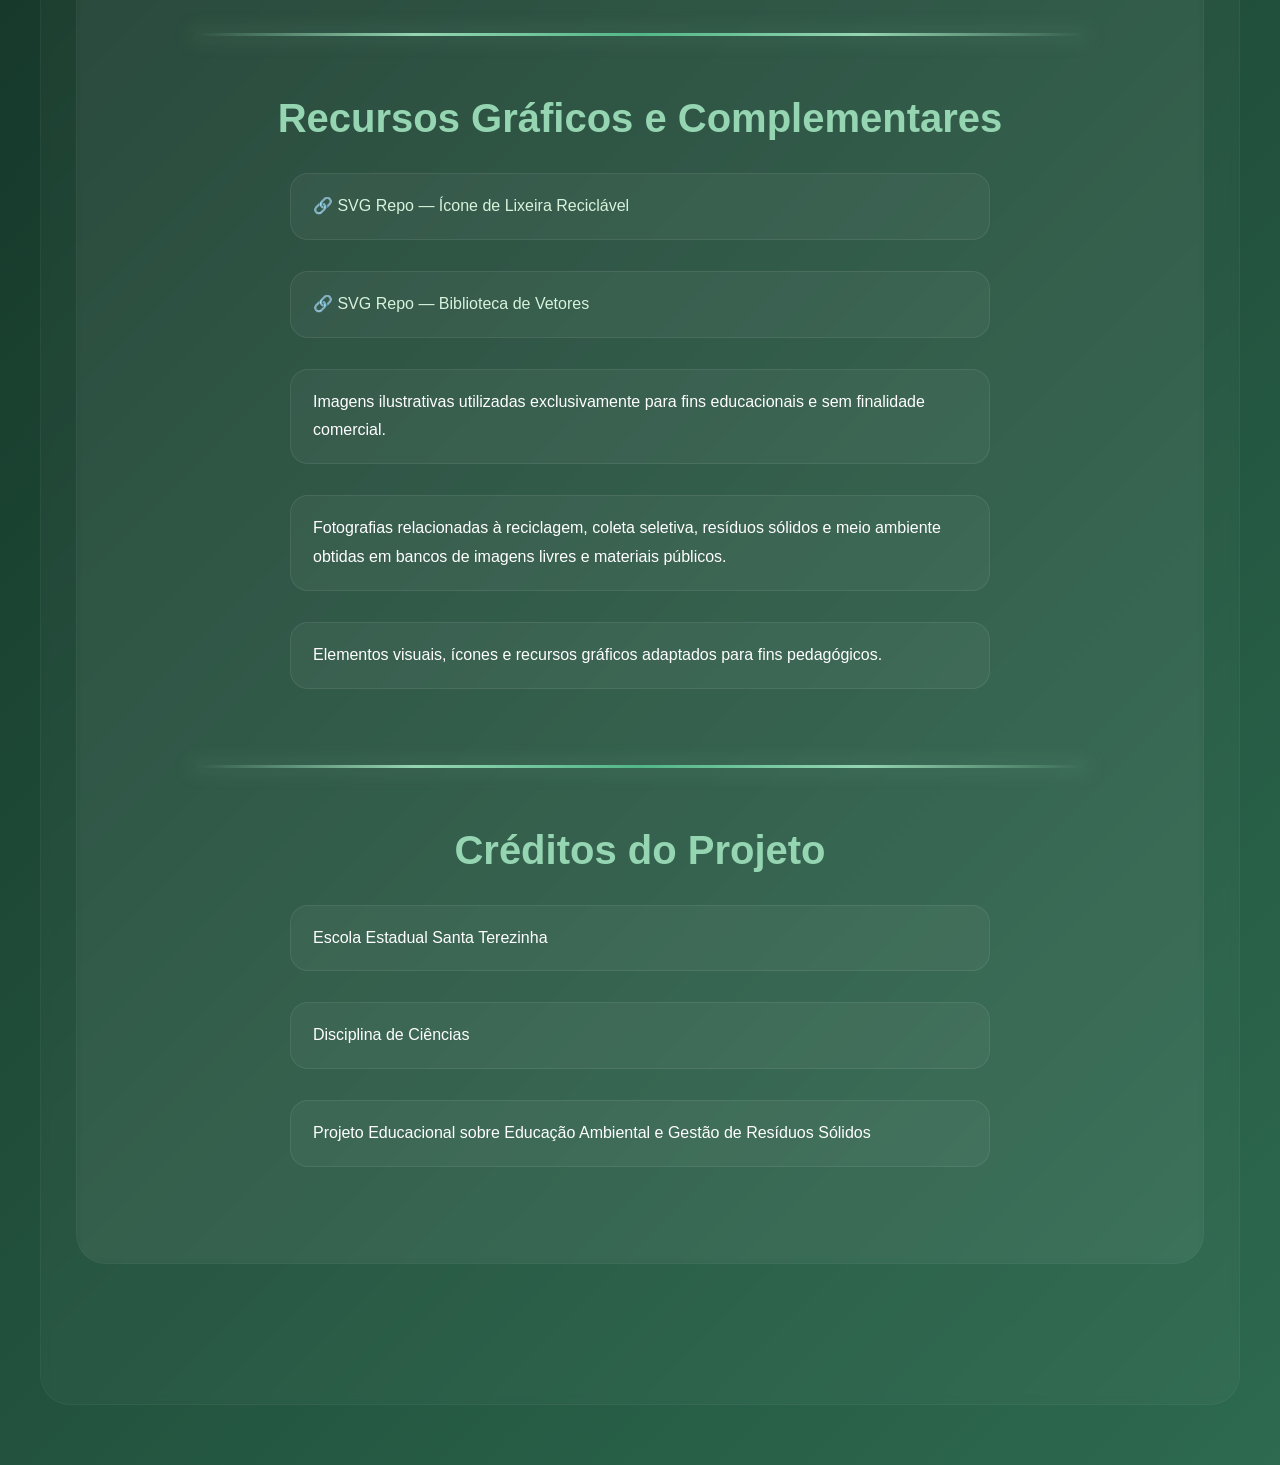
<file: fontes.html>
<!DOCTYPE html>
<html lang="pt-BR">

<head>

    <meta charset="UTF-8">

    <meta name="viewport"
          content="width=device-width, initial-scale=1.0">

    <title>Referências e Fontes</title>

    <link rel="stylesheet" href="style.css">

</head>

<body>

    <a href="index.html" class="back-button">
    ← Voltar ao Projeto Principal
</a>

<body>



<header class="sources-hero">

   
<h1> Referências e Fontes</h1>
    

    <p>

        Todas as informações utilizadas neste projeto
        foram pesquisadas em fontes confiáveis,
        órgãos públicos e instituições ambientais.

    </p>

</header>

<section class="section">

<section class="section">

   

    <p class="sources-intro">

        As informações apresentadas neste projeto foram obtidas
        por meio de órgãos públicos, instituições ambientais,
        materiais de educação ambiental e recursos gráficos
        utilizados exclusivamente para fins educacionais.

    </p>

    <!-- FONTES PRINCIPAIS -->

    <div class="sources-category">

        <h2> Fontes Principais de Pesquisa</h2>

        <ul class="sources-list">

            <li>
                <a
                    href="https://www.gov.br/mma/pt-br/assuntos/educacao-ambiental/glossario-ea/educacao-para-residuos-solidos"
                    target="_blank"
                    rel="noopener noreferrer"
                >
                    🔗 Ministério do Meio Ambiente — Educação para Resíduos Sólidos
                </a>
            </li>

            <li>
                <a
                    href="https://www.gov.br/ibama/pt-br/assuntos/emissoes-e-residuos/residuos/politica-nacional-de-residuos-solidos-pnrs"
                    target="_blank"
                    rel="noopener noreferrer"
                >
                    🔗 IBAMA — Política Nacional de Resíduos Sólidos (PNRS)
                </a>
            </li>

            <li>
                <a
                    href="https://www.toronto.ca/services-payments/recycling-organics-garbage/"
                    target="_blank"
                    rel="noopener noreferrer"
                >
                    🔗 City of Toronto — Recycling, Organics & Garbage
                </a>
            </li>

            <li>
                <a
                    href="https://www.toronto.ca/services-payments/recycling-organics-garbage/waste-wizard/"
                    target="_blank"
                    rel="noopener noreferrer"
                >
                    🔗 City of Toronto — Waste Wizard
                </a>
            </li>

            <li>
                <a
                    href="https://www.toronto.ca/services-payments/recycling-organics-garbage/houses/what-goes-in-my-green-bin/"
                    target="_blank"
                    rel="noopener noreferrer"
                >
                    🔗 City of Toronto — Green Bin (Resíduos Orgânicos)
                </a>
            </li>

            <li>
                <a
                    href="https://www.toronto.ca/services-payments/recycling-organics-garbage/houses/what-goes-in-my-garbage-bin/"
                    target="_blank"
                    rel="noopener noreferrer"
                >
                    🔗 City of Toronto — Garbage Bin
                </a>
            </li>

        </ul>

    </div>

    <div class="sources-divider"></div>

    <!-- RECURSOS UTILIZADOS -->

    <div class="sources-category">

        <h2> Recursos Gráficos e Complementares</h2>

        <ul class="sources-list">

            <li>
                <a
                    href="https://www.svgrepo.com/svg/61324/recycling-bin"
                    target="_blank"
                    rel="noopener noreferrer"
                >
                    🔗 SVG Repo — Ícone de Lixeira Reciclável
                </a>
            </li>

            <li>
                <a
                    href="https://www.svgrepo.com/"
                    target="_blank"
                    rel="noopener noreferrer"
                >
                    🔗 SVG Repo — Biblioteca de Vetores
                </a>
            </li>

            <li>
                 Imagens ilustrativas utilizadas exclusivamente
                para fins educacionais e sem finalidade comercial.
            </li>

            <li>
                 Fotografias relacionadas à reciclagem,
                coleta seletiva, resíduos sólidos e meio ambiente
                obtidas em bancos de imagens livres e materiais públicos.
            </li>

            <li>
                 Elementos visuais, ícones e recursos gráficos
                adaptados para fins pedagógicos.
            </li>

        </ul>

    </div>

    <div class="sources-divider"></div>

    <!-- CRÉDITOS -->

    <div class="sources-category">

        <h2> Créditos do Projeto</h2>

        <ul class="sources-list">

            <li>
                Escola Estadual Santa Terezinha
            </li>

            <li>
                Disciplina de Ciências
            </li>

            <li>
                Projeto Educacional sobre Educação Ambiental
                e Gestão de Resíduos Sólidos
            </li>

           
        </ul>

    </div>

</section>


</section>

</body>
</html>
</body>
</html>
</file>
<file: style.css>
/* ==========================
   RESET
========================== */


*{
    margin:0;
    padding:0;
    box-sizing:border-box;
}

html{
    scroll-behavior:smooth;
}

body{
    font-family:'Inter',sans-serif;
    background:linear-gradient(
        135deg,
        #081c15,
        #1b4332,
        #2d6a4f
    );

    color:white;
    overflow-x:hidden;
    position:relative;
}

/* ==========================
   FUNDO
========================== */

body::before{
    content:"";

    position:fixed;
    inset:0;

    background:
        radial-gradient(
            circle at 20% 20%,
            rgba(149,213,178,.12),
            transparent 25%
        ),
        radial-gradient(
            circle at 80% 30%,
            rgba(255,255,255,.05),
            transparent 20%
        ),
        radial-gradient(
            circle at 60% 80%,
            rgba(149,213,178,.08),
            transparent 25%
        );

    pointer-events:none;
    z-index:-2;
}

/* ==========================
   PARTÍCULAS
========================== */

.particles{
    position:fixed;
    inset:0;
    overflow:hidden;
    pointer-events:none;
    z-index:-1;
}

.particles::before,
.particles::after{
    content:"";
    position:absolute;

    width:500px;
    height:500px;

    border-radius:50%;

    background:rgba(255,255,255,.04);

    filter:blur(40px);

    animation:floatUp 18s linear infinite;
}

.particles::before{
    left:10%;
    bottom:-500px;
}

.particles::after{
    right:10%;
    bottom:-600px;
    animation-duration:25s;
}

@keyframes floatUp{
    from{
        transform:translateY(0);
    }

    to{
        transform:translateY(-180vh);
    }
}

/* ==========================
   HERO
========================== */

.hero{
    min-height:100vh;

    display:flex;
    justify-content:center;
    align-items:center;

    text-align:center;

    padding:2rem;
}

.hero-content{
    max-width:900px;
}

.school-logo{
    width:130px;
    margin-bottom:2rem;

    border-radius:50%;

    box-shadow:
        0 0 25px rgba(255,255,255,.15);
}

.hero h1{
    font-family:'Poppins',sans-serif;

    font-size:clamp(
        2.5rem,
        6vw,
        5rem
    );

    margin-bottom:1rem;

    line-height:1.1;
}

.subtitle{
    font-size:1.2rem;

    max-width:750px;

    margin:auto;

    opacity:.9;

    line-height:1.7;
}

/* ==========================
   BOTÃO
========================== */

.btn{
    display:inline-block;

    margin-top:2rem;

    padding:14px 28px;

    text-decoration:none;

    color:#081c15;

    background:#95d5b2;

    border-radius:999px;

    font-weight:700;

    transition:.3s;
}

.btn:hover{
    transform:translateY(-4px);

    box-shadow:
        0 15px 35px
        rgba(149,213,178,.35);
}

/* ==========================
   SEÇÕES
========================== */

.section{

    max-width:1200px;

    margin:60px auto;

    padding:80px 35px;

    background:
        rgba(255,255,255,.03);

    backdrop-filter:blur(4px);

    border:
        1px solid rgba(255,255,255,.04);

    border-radius:30px;
      position:relative;
    overflow:hidden;
}
 .section::before{
    content:"";

    position:absolute;

    top:-100px;
    right:-100px;

    width:250px;
    height:250px;

    border-radius:50%;

    background:
        rgba(149,213,178,.05);

    filter:blur(60px);

    pointer-events:none;
}

.section h2{
    font-family:'Poppins',sans-serif;

    font-size:2.5rem;

    margin-bottom:2rem;

    text-align:center;
}
 
 .nav-logo{
    display:flex;
    align-items:center;
    gap:10px;
}

.nav-logo img{
    width:40px;
    height:40px;
    border-radius:50%;
    object-fit:cover;
}

.section p{
    line-height:1.9;

    opacity:.95;

    font-size:1.05rem;
}

/* ==========================
   CARDS
========================== */

.cards{
    display:grid;

    grid-template-columns:
        repeat(
            auto-fit,
            minmax(260px,1fr)
        );

    gap:25px;

    margin-top:3rem;
}

.card{
   background:
        rgba(255,255,255,.04);

    border:
        1px solid rgba(255,255,255,.06);

    backdrop-filter:blur(8px);

    padding:2rem;

    border-radius:22px;

    transition:.35s;
}

.card:hover{
    transform:
        translateY(-10px);

    background:
        rgba(255,255,255,.12);
}

.card h3{
    margin-bottom:1rem;

    font-size:1.4rem;
}

/* ==========================
   IMAGENS
========================== */

.image{
    width:100%;
    max-width:650px;

    display:block;

    margin:2rem auto;

    border-radius:25px;

    box-shadow:
        0 20px 50px rgba(0,0,0,.25);

    transition:.4s;
}

.image:hover{
    transform:scale(1.02);
}

/* ==========================
   LISTA
========================== */

ul{
    margin-top:2rem;

    max-width:700px;

    margin-left:auto;
    margin-right:auto;
}

li{
    margin-bottom:1rem;
    line-height:1.8;
}

/* ==========================
   FOOTER
========================== */

footer{
    padding:70px 25px;

    text-align:center;

    background:
        rgba(0,0,0,.15);

    backdrop-filter:blur(10px);
}

footer h3{
    margin-bottom:1rem;
}

footer p{
    opacity:.8;
    line-height:1.8;
}

/* ==========================
   RESPONSIVO
========================== */

@media(max-width:768px){

    .hero h1{
        font-size:3rem;
    }

    .section h2{
        font-size:2rem;
    }

    .subtitle{
        font-size:1rem;
    }

    .school-logo{
        width:90px;
    }
}
/* ==========================
   ANIMAÇÕES DE ENTRADA
========================== */

.hidden{
    opacity:0;
    transform:translateY(50px);
    transition:
        opacity .8s ease,
        transform .8s ease;
}

.show{
    opacity:1;
    transform:translateY(0);
}

/* ==========================
   PARTÍCULAS JS
========================== */

.particle{
    position:fixed;

    border-radius:50%;

    pointer-events:none;

    opacity:.18;

    z-index:0;
       filter:blur(1px);

}
 .hero,
.section,
footer{
    position:relative;
    z-index:1;
}
 /* ==========================
   NAVBAR
========================== */

.navbar{
    position:fixed;

    top:0;
    left:0;

    width:100%;

    padding:18px 40px;

    display:flex;
    justify-content:space-between;
    align-items:center;

    z-index:1000;

    backdrop-filter:blur(12px);

    background:
        rgba(0,0,0,.08);

    border-bottom:
        1px solid rgba(255,255,255,.05);

    transition:.3s;
}

.nav-logo{
    font-family:'Poppins',sans-serif;
    font-weight:700;
    font-size:1.1rem;
}

.nav-links{
    display:flex;
    gap:28px;

    list-style:none;
}

.nav-links a{
    color:white;

    text-decoration:none;

    font-weight:500;

    position:relative;

    transition:.3s;
}

.nav-links a:hover{
    color:#95d5b2;
}

.nav-links a::after{

    content:"";

    position:absolute;

    left:0;
    bottom:-6px;

    width:0;

    height:2px;

    background:#95d5b2;

    transition:.3s;
}

.nav-links a:hover::after{
    width:100%;
}
 @media(max-width:900px){

    .navbar{
        flex-direction:column;
        gap:12px;

        padding:15px;
    }

    .nav-links{
        flex-wrap:wrap;
        justify-content:center;

        gap:16px;
    }

}

 #typing-title::after{

    content:"|";

    margin-left:5px;

    animation:
        blink .8s infinite;
}

@keyframes blink{

    50%{
        opacity:0;
    }

}

 /* ==========================
   GRÁFICO
========================== */

.chart-container{

    max-width:900px;

    margin:60px auto;

    display:flex;
    flex-direction:column;

    gap:35px;
}

.chart-item span{

    display:block;

    margin-bottom:12px;

    font-weight:600;
}

.bar-group{

    display:flex;
    flex-direction:column;

    gap:10px;
}

.bar{

    width:0;
    height:38px;

    border-radius:50px;

    display:flex;
    align-items:center;

    padding-left:15px;

    overflow:hidden;

    position:relative;

    transition:
        width 2s ease,
        box-shadow .5s ease;

    color:white;
    font-weight:600;
}

.bar::after{

    content:"";

    position:absolute;

    top:0;
    left:-100%;

    width:100%;
    height:100%;

    background:
        linear-gradient(
            90deg,
            transparent,
            rgba(255,255,255,.35),
            transparent
        );

    animation:
        shine 3s infinite;
}

@keyframes shine{

    100%{
        left:120%;
    }

}

.brasil{

    background:
        linear-gradient(
            90deg,
            #f4d35e,
            #ee964b
        );
}

.toronto{

    background:
        linear-gradient(
            90deg,
            #52b788,
            #2d6a4f
        );
}
 .chart-description{

    text-align:center;

    max-width:750px;

    margin:20px auto 50px auto;

    line-height:1.9;

    opacity:.85;

    font-size:1.05rem;
}

 /* ==========================
   BRASIL x TORONTO SHOWCASE
========================== */

.comparison-showcase{

    position:relative;

    width:100%;
    max-width:900px;

    height:500px;

    margin:40px auto;

    overflow:hidden;

    border-radius:25px;
}

.country-card{

    position:absolute;

    inset:0;

    transition:.8s ease;
}

.country-card img{

    width:100%;
    height:100%;

    object-fit:cover;
}

.country-title{

    position:absolute;

    bottom:30px;
    left:30px;

    font-size:3rem;
    font-weight:700;

    font-family:'Poppins',sans-serif;

    color:white;

    text-shadow:
        0 5px 20px rgba(0,0,0,.6);

    transition:.8s ease;
}

/* ==========================
   BRASIL x TORONTO - ANIMAÇÃO
========================== */

/* TORONTO VISÍVEL */

.toronto-card{
    z-index:2;
}

/* BRASIL ESCONDIDO */

.brasil-card{
    transform:translateX(100%);
    z-index:1;
}

/* HOVER */

.comparison-showcase:hover .toronto-card{

    transform:
        translateX(-35%)
        scale(.92);

    box-shadow:
        0 20px 50px rgba(0,0,0,.35);
}

.comparison-showcase:hover .toronto-card .country-title{

    transform:
        translateY(-180px);

    opacity:.7;
}

.comparison-showcase:hover .brasil-card{

    transform:translateX(0);

    z-index:3;
}

.comparison-showcase:hover .brasil-card .country-title{

    transform:
        translateY(-180px);
}

/* OVERLAY ESCURO */

.country-card::after{

    content:"";

    position:absolute;

    inset:0;

    background:
        linear-gradient(
            to top,
            rgba(0,0,0,.65),
            rgba(0,0,0,.15),
            transparent
        );

    pointer-events:none;
}

/* PROFUNDIDADE */

.comparison-showcase{

    box-shadow:
        0 25px 60px rgba(0,0,0,.35);

    border:
        1px solid rgba(255,255,255,.08);
}

/* RESPONSIVO */

@media(max-width:768px){

    .comparison-showcase{
        height:300px;
    }

    .country-title{
        font-size:2rem;
    }

    .comparison-showcase:hover .toronto-card{

        transform:
            translateX(-25%)
            scale(.95);
    }

}

 /* ==========================
   TABELA
========================== */

.comparison-table{

    width:100%;

    max-width:900px;

    margin:50px auto;

    border-collapse:collapse;

    overflow:hidden;

    border-radius:20px;

    background:
        rgba(255,255,255,.03);

    backdrop-filter:blur(8px);

    box-shadow:
        0 20px 50px rgba(0,0,0,.25);
}

.comparison-table th{

    background:
        rgba(149,213,178,.15);

    padding:18px;

    font-size:1.05rem;
}

.comparison-table td{

    padding:16px;

    text-align:center;

    border-top:
        1px solid rgba(255,255,255,.06);
}

.comparison-table tr:hover{

    background:
        rgba(255,255,255,.04);
}

 .reflection{

    max-width:850px;

    margin:50px auto 0 auto;

    text-align:center;

    line-height:2;

    font-size:1.05rem;

    opacity:.9;

    padding:30px;

    background:
        rgba(255,255,255,.03);

    border:
        1px solid rgba(255,255,255,.05);

    border-radius:20px;

    backdrop-filter:blur(6px);
}

/* ==========================
   LIXEIRAS ESCOLARES
========================== */

.school-bins{

    display:flex;
    justify-content:center;
    gap:35px;

    flex-wrap:wrap;

    margin:40px 0;
}

.bin{

    width:220px;

    text-align:center;

    padding:25px;

    border-radius:25px;

    background:
        rgba(255,255,255,.04);

    border:
        1px solid rgba(255,255,255,.06);

    opacity:0;

    transform:
        translateY(40px)
        scale(.9);

    transition:
        opacity .8s ease,
        transform .8s ease;
}

/* Estado após animação */

.bin.show-bin{

    opacity:1;

    transform:
        translateY(0)
        scale(1);
}

/* Hover */

.bin.show-bin:hover{

    transform:
        translateY(-8px)
        scale(1.03);
}

.bin img{

    width:90px;

    margin-bottom:15px;

    transition:.4s ease;
}

.bin:hover img{

    transform:
        scale(1.08)
        rotate(-3deg);
}

/* Cores */

.organic{

    border-top:4px solid #8B4513;

    background:
        rgba(139,69,19,.12);
}

.paper{

    border-top:4px solid #075cca;

    background:
        rgba(7,92,202,.12);
}

.plastic{

    border-top:4px solid #af0707;

    background:
        rgba(175,7,7,.12);
}

/* Texto */

.intro-text{

    max-width:900px;

    margin:auto;

    text-align:center;

    line-height:1.9;
}

/* ==========================
   ANIMAÇÃO DAS LIXEIRAS
========================== */

.bin:nth-child(1){
    transition-delay:.1s;
}

.bin:nth-child(2){
    transition-delay:.3s;
}

.bin:nth-child(3){
    transition-delay:.5s;
}

/* ==========================
   RESÍDUO X REJEITO
========================== */

.waste-comparison{

    display:flex;
    align-items:center;
    justify-content:center;
    gap:40px;

    margin-top:50px;

    position:relative;

    flex-wrap:wrap;
}

.waste-side{

    flex:1;
    min-width:320px;
    max-width:450px;

    padding:35px;

    border-radius:30px;

    backdrop-filter:blur(10px);

    border:1px solid rgba(255,255,255,.08);

    transition:.4s;
}

.waste-side:hover{

    transform:
        translateY(-8px);
}

.residue-side{

    background:
        linear-gradient(
            135deg,
            rgba(82,183,136,.18),
            rgba(45,106,79,.12)
        );
}

.reject-side{

    background:
        linear-gradient(
            135deg,
            rgba(255,107,107,.18),
            rgba(120,40,40,.12)
        );
}

.waste-icon{

    font-size:4rem;

    margin-bottom:15px;
}

.waste-side h3{

    font-size:2rem;

    letter-spacing:2px;

    margin-bottom:25px;
}

.residue-side h3{

    color:#95d5b2;
}

.reject-side h3{

    color:#ff8f8f;
}

.waste-list{

    display:flex;
    flex-direction:column;

    gap:12px;

    margin-bottom:30px;
}

.waste-item{

    padding:14px 18px;

    border-radius:15px;

    background:
        rgba(255,255,255,.05);

    border:
        1px solid rgba(255,255,255,.05);
}

.waste-destination{

    margin-top:20px;

    padding-top:20px;

    border-top:
        1px solid rgba(255,255,255,.08);
}

.waste-destination span{

    display:block;

    opacity:.6;

    font-size:.9rem;

    margin-bottom:6px;
}

.residue-side strong{

    color:#95d5b2;
}

.reject-side strong{

    color:#ff8f8f;
}

.vs-circle{

    width:70px;
    height:70px;

    border-radius:50%;

    display:flex;
    align-items:center;
    justify-content:center;

    font-weight:700;

    background:
        rgba(0,0,0,.35);

    border:
        1px solid rgba(255,255,255,.08);

    box-shadow:
        0 0 25px rgba(0,0,0,.25);
}

@media(max-width:900px){

    .waste-comparison{

        flex-direction:column;
    }

    .vs-circle{

        width:55px;
        height:55px;
    }

}

/* ==========================
   CAMINHO DO RESÍDUO
========================== */

.waste-journey{

    display:flex;
    justify-content:center;
    align-items:center;

    flex-wrap:wrap;

    gap:20px;

    margin-top:50px;
}

.journey-step{

    width:180px;

    text-align:center;

    padding:20px;

    border-radius:20px;

    background:
        rgba(255,255,255,.04);

    border:
        1px solid rgba(255,255,255,.06);

    transition:.35s;
}

.journey-step:hover{

    transform:
        translateY(-8px);
}

.journey-icon{

    font-size:3rem;

    margin-bottom:15px;
}

.journey-step h3{

    margin-bottom:10px;
}

.journey-arrow{

    font-size:2rem;

    opacity:.4;
}

@media(max-width:900px){

    .waste-journey{

        flex-direction:column;
    }

    .journey-arrow{

        transform:rotate(90deg);
    }

}

/* ==========================
   5 RS
========================== */

.rs-description{

    max-width:800px;

    margin:0 auto 60px auto;

    text-align:center;

    line-height:1.8;

    opacity:.85;
}

.rs-timeline{

    position:relative;

    display:flex;

    justify-content:space-between;

    align-items:flex-start;

    gap:20px;

    margin-top:50px;

    flex-wrap:wrap;
}

.rs-line{

    position:absolute;

    top:65px;

    left:10%;

    width:80%;

    height:3px;

    background:
        rgba(149,213,178,.4);

    z-index:0;
}

.rs-item{

    position:relative;

    flex:1;

    min-width:160px;

    text-align:center;

    z-index:1;
}

.rs-number{

    display:block;

    margin-bottom:15px;

    color:#95d5b2;

    font-weight:700;

    letter-spacing:2px;
}

.rs-circle{

    width:90px;
    height:90px;

    margin:auto;

    border-radius:50%;

    display:flex;
    align-items:center;
    justify-content:center;

    font-size:2.3rem;

    background:
        rgba(255,255,255,.05);

    border:
        2px solid rgba(149,213,178,.25);

    backdrop-filter:blur(10px);

    transition:.4s;
}

.rs-item:hover .rs-circle{

    transform:
        translateY(-8px)
        scale(1.08);

    box-shadow:
        0 0 25px rgba(149,213,178,.35);
}

.rs-item h3{

    margin-top:20px;

    margin-bottom:10px;

    font-size:1.2rem;
}

.rs-item p{

    font-size:.95rem;

    opacity:.8;

    line-height:1.6;
}

@media(max-width:900px){

    .rs-line{
        display:none;
    }

    .rs-timeline{

        flex-direction:column;

        align-items:center;

        gap:50px;
    }

    .rs-item{
        max-width:300px;
    }
}

/* ==========================
   CATADORES
========================== */

.catadores-grid{

    display:grid;

    grid-template-columns:
        1fr 1fr;

    gap:50px;

    align-items:center;
}

.catadores-image{

    position:relative;
}

.catadores-image img{

    width:100%;

    height:500px;

    object-fit:cover;

    border-radius:25px;
}

.image-badge{

    position:absolute;

    bottom:25px;
    left:25px;

    background:
        rgba(0,0,0,.55);

    backdrop-filter:blur(8px);

    padding:15px 22px;

    border-radius:18px;

    font-weight:700;
}

.image-badge span{

    display:block;

    font-size:.9rem;

    opacity:.8;

    margin-top:5px;
}

.catadores-tag{

    color:#95d5b2;

    letter-spacing:3px;

    font-size:.8rem;

    font-weight:700;
}

.catadores-content h2{

    margin-top:10px;

    margin-bottom:25px;

    font-size:3rem;
}

.catadores-content p{

    margin-bottom:20px;

    line-height:1.9;
}

.catadores-stats{

    display:flex;

    gap:50px;

    margin-top:40px;

    padding-top:30px;

    border-top:
        1px solid rgba(255,255,255,.08);
}

.catadores-stats h3{

    font-size:2rem;

    color:#95d5b2;
}

.catadores-stats span{

    display:block;

    margin-top:8px;

    opacity:.8;

    line-height:1.6;
}

@media(max-width:900px){

    .catadores-grid{

        grid-template-columns:1fr;
    }

    .catadores-image img{

        height:350px;
    }

    .catadores-content h2{

        font-size:2.2rem;
    }

    .catadores-stats{

        flex-direction:column;

        gap:25px;
    }

}

/* ==========================
   IMPACTOS
========================== */

.impact-description{

    text-align:center;

    max-width:800px;

    margin:0 auto 40px;

    opacity:.85;

    line-height:1.8;
}

/* ==========================
   ANTES x DEPOIS
========================== */

.impact-comparison{

    position:relative;

    display:grid;

    grid-template-columns:1fr 1fr;

    max-width:950px;

    margin:60px auto;

    overflow:hidden;

    border-radius:30px;

    box-shadow:
        0 25px 60px rgba(0,0,0,.35);
}

.impact-comparison::after{

    content:"";

    position:absolute;

    left:50%;
    top:0;

    transform:translateX(-50%);

    width:6px;

    height:100%;

    background:
        linear-gradient(
            to bottom,
            #95d5b2,
            #52b788,
            #2d6a4f
        );

    z-index:5;

    box-shadow:
        0 0 20px rgba(149,213,178,.4);
}

 .impact-comparison::before{

    content:"♻";

    position:absolute;

    left:50%;
    top:50%;

    transform:
        translate(-50%,-50%);

    width:80px;
    height:80px;

    display:flex;
    align-items:center;
    justify-content:center;

    border-radius:50%;

    background:
        linear-gradient(
            135deg,
            #95d5b2,
            #52b788
        );

    color:#081c15;

    font-size:2rem;

    font-weight:bold;

    z-index:10;

    box-shadow:
        0 0 30px rgba(149,213,178,.4);
}

.impact-side{

    position:relative;

    height:350px;

    overflow:hidden;
}

.impact-side img{

    width:100%;
    height:100%;

    object-fit:cover;

    transition:.6s;
}

.impact-side:hover img{

    transform:scale(1.08);
}

.impact-label{

    position:absolute;

    top:20px;
    left:20px;

    padding:10px 20px;

    border-radius:999px;

    font-size:.85rem;

    font-weight:700;

    letter-spacing:2px;

    z-index:2;
}

.before-label{

    background:#c1121f;
}

.after-label{

    background:#2d6a4f;
}

/* ==========================
   DIAGRAMA
========================== */

.impact-diagram{

    max-width:1100px;

    margin:90px auto;

    display:flex;

    flex-direction:column;

    align-items:center;
}

.diagram-center{

    width:280px;

    padding:35px;

    text-align:center;

    border-radius:30px;

    background:
        rgba(255,80,80,.12);

    border:
        1px solid rgba(255,80,80,.25);

    backdrop-filter:blur(10px);

    box-shadow:
        0 20px 50px rgba(0,0,0,.25);
}

.center-icon{

    font-size:3.2rem;

    margin-bottom:15px;
}

.diagram-center h3{

    margin-bottom:10px;
}

.diagram-line{

    width:3px;

    height:90px;

    background:
        linear-gradient(
            to bottom,
            rgba(255,255,255,.3),
            rgba(255,255,255,.05)
        );

    margin:20px 0;
}

.diagram-branches{

    width:100%;

    display:grid;

    grid-template-columns:
        repeat(3,1fr);

    gap:35px;

    position:relative;
}

.diagram-branches::before{

    content:"";

    position:absolute;

    top:-45px;

    left:16.5%;

    width:67%;

    height:3px;

    background:
        rgba(255,255,255,.12);
}

.diagram-box{

    position:relative;

    padding:30px;

    text-align:center;

    border-radius:25px;

    background:
        rgba(255,255,255,.04);

    border:
        1px solid rgba(255,255,255,.08);

    backdrop-filter:blur(10px);

    transition:.35s;
}

.diagram-box::before{

    content:"";

    position:absolute;

    top:-45px;

    left:50%;

    width:3px;

    height:45px;

    transform:
        translateX(-50%);

    background:
        rgba(255,255,255,.12);
}

.diagram-box:hover{

    transform:
        translateY(-10px)
        scale(1.02);

    box-shadow:
        0 15px 35px rgba(0,0,0,.2);
}

.diagram-box span{

    display:block;

    font-size:2.5rem;

    margin-bottom:15px;
}

.diagram-box h4{

    margin-bottom:10px;
}

.diagram-box p{

    opacity:.85;

    line-height:1.7;
}

.diagram-box strong{

    display:block;

    margin-top:15px;

    font-size:.95rem;
}

/* CORES */

.water-box{

    border-top:5px solid #3b82f6;
}

.water-box strong{

    color:#60a5fa;
}

.soil-box{

    border-top:5px solid #95d5b2;
}

.soil-box strong{

    color:#95d5b2;
}

.health-box{

    border-top:5px solid #ff6b6b;
}

.health-box strong{

    color:#ff6b6b;
}

/* ==========================
   COMO EVITAR
========================== */

.impact-warning{

    max-width:850px;

    margin:80px auto 0;

    text-align:center;

    padding:35px;

    border-radius:25px;

    background:
        rgba(149,213,178,.08);

    border:
        1px solid rgba(149,213,178,.15);

    backdrop-filter:blur(8px);
}

.impact-warning h3{

    margin-bottom:15px;

    color:#95d5b2;
}

/* ==========================
   RESPONSIVO
========================== */

@media(max-width:768px){

    .impact-comparison{

        grid-template-columns:1fr;
    }

    .impact-comparison::after{

        display:none;
    }

    .impact-side{

        height:250px;
    }

    .diagram-branches{

        grid-template-columns:1fr;
    }

    .diagram-branches::before,
    .diagram-box::before{

        display:none;
    }

    .diagram-center{

        width:100%;
    }
}

/* ==========================
  O QUE PODEMOS FAZER?
========================== */

.actions-container{

    display:grid;

    grid-template-columns:
        320px 1fr;

    gap:50px;

    align-items:center;

    max-width:1100px;

    margin:50px auto 0 auto;
}

.actions-image{

    text-align:center;
}

.actions-image img{

    width:100%;

    max-width:280px;

    filter:
        drop-shadow(
            0 15px 30px
            rgba(0,0,0,.25)
        );
}

.actions-list{

    display:flex;

    flex-direction:column;

    gap:20px;
}

.action-item{

    display:flex;

    gap:20px;

    align-items:center;

    padding:22px;

    border-radius:22px;

    background:
        rgba(255,255,255,.04);

    border:
        1px solid rgba(255,255,255,.08);

    transition:.35s;
}

.action-item:hover{

    transform:
        translateX(10px);
}

.check{

    width:60px;
    height:60px;

    border-radius:50%;

    display:flex;

    justify-content:center;
    align-items:center;

    font-size:1.5rem;

    color:#95d5b2;

    border:
        2px solid #95d5b2;
}

/* ==========================
   CONCLUSÃO
========================== */

.conclusion{

    position:relative;

    min-height:90vh;

    display:flex;

    justify-content:center;
    align-items:center;

    text-align:center;

    overflow:hidden;

    background:
        linear-gradient(
            rgba(8,28,21,.78),
            rgba(8,28,21,.88)
        ),
        url("imagens/floresta_fundo.jpg");

    background-size:cover;
    background-position:center;
}

.conclusion-overlay{

    max-width:900px;

    padding:40px;
}

.conclusion h2{

    font-size:4rem;

    margin-bottom:20px;

    color:#95d5b2;
}

.conclusion-quote{

    font-size:1.5rem;

    font-style:italic;

    margin-bottom:30px;

    opacity:.9;
}

.conclusion-text{

    line-height:2;

    font-size:1.1rem;

    opacity:.9;

    max-width:750px;

    margin:auto;
}

.conclusion-highlight{

    margin-top:40px;

    font-size:2rem;

    font-weight:700;

    color:#95d5b2;

    text-shadow:
        0 0 20px rgba(149,213,178,.35);
}

.conclusion-highlight::after{

    content:"";

    display:block;

    width:220px;

    height:3px;

    margin:18px auto 0 auto;

    background:
        linear-gradient(
            90deg,
            transparent,
            #95d5b2,
            transparent
        );
}

.back-top{

    display:inline-block;

    margin-top:40px;

    padding:14px 30px;

    border-radius:999px;

    text-decoration:none;

    color:white;

    background:
        rgba(149,213,178,.12);

    border:
        1px solid rgba(149,213,178,.3);

    transition:.35s;
}

.back-top:hover{

    transform:
        translateY(-5px);

    background:
        rgba(149,213,178,.22);
}

.school-credit{

    margin-top:50px;

    opacity:.7;

    letter-spacing:2px;

    font-size:.9rem;
}

/* ==========================
   RODAPÉ
========================== */

.footer{

    margin-top:120px;

    padding:80px 20px;

    text-align:center;

    background:
        linear-gradient(
            180deg,
            rgba(8,28,21,.2),
            rgba(8,28,21,.9)
        );

    border-top:
        1px solid rgba(149,213,178,.12);
}

.footer-content{

    max-width:900px;

    margin:auto;
}

.footer h3{

    font-size:2rem;

    margin-bottom:20px;

    color:#95d5b2;
}

.footer p{

    opacity:.85;

    line-height:1.8;
}

.footer-divider{

    width:250px;

    height:2px;

    margin:35px auto;

    background:
        linear-gradient(
            90deg,
            transparent,
            #95d5b2,
            transparent
        );
}

.footer-info{

    display:flex;

    justify-content:center;

    flex-wrap:wrap;

    gap:12px;

    margin-bottom:20px;

    opacity:.9;
}

.footer-year{

    margin-top:15px;

    color:#95d5b2;

    font-weight:600;

    letter-spacing:1px;
}

.footer-links{

    margin-top:30px;
}

.sources-btn{

    display:inline-block;

    padding:12px 28px;

    border-radius:999px;

    text-decoration:none;

    color:white;

    background:
        rgba(149,213,178,.08);

    border:
        1px solid rgba(149,213,178,.25);

    transition:.35s;
}

.sources-btn:hover{

    transform:
        translateY(-4px);

    background:
        rgba(149,213,178,.18);

    box-shadow:
        0 0 20px rgba(149,213,178,.2);
}

.footer-author{

    margin-top:25px;

    text-align:center;

    opacity:.8;
}

.footer-author strong{

    color:#95d5b2;

    margin-left:5px;
}

/* ==========================
   HERO DAS FONTES
========================== */

.sources-hero{

    position:relative;

    max-width:1100px;

    margin:40px auto 80px auto;

    padding:100px 40px;

    border-radius:30px;

    overflow:hidden;

    text-align:center;

    background:
        url("imagens/fundo_livro.jpg")
        center center/cover;
}

/* CAMADA ESCURA */

.sources-hero::before{

    content:"";

    position:absolute;

    inset:0;

    background:
        linear-gradient(
            rgba(8,28,21,.85),
            rgba(8,28,21,.75)
        );

    backdrop-filter:blur(2px);
}

/* CONTEÚDO */

.sources-hero h1{

    position:relative;

    z-index:2;

    font-size:3rem;

    margin-bottom:20px;

    color:#d8f3dc;
}

.sources-hero p{

    position:relative;

    z-index:2;

    max-width:700px;

    margin:auto;

    line-height:1.8;

    color:white;

    opacity:.9;
}

/* ==========================
   FONTES
========================== */

.sources-intro{

    max-width:800px;

    margin:0 auto 50px auto;

    text-align:center;

    opacity:.85;

    line-height:1.8;
}

.sources-category{

    max-width:1000px;

    margin:0 auto;
}

.sources-category h2{

    margin-bottom:25px;

    color:#95d5b2;
}

.sources-list{

    list-style:none;

    padding:0;

    display:flex;

    flex-direction:column;

    gap:15px;
}

.sources-list li{

    padding:18px 22px;

    border-radius:18px;

    background:
        rgba(255,255,255,.04);

    border:
        1px solid rgba(255,255,255,.08);

    transition:.3s;
}

.sources-list li:hover{

    transform:translateX(8px);

    background:
        rgba(149,213,178,.08);
}

.sources-list a{

    color:#d8f3dc;

    text-decoration:none;

    font-weight:500;

    transition:.3s;
}

.sources-list a:hover{

    color:#95d5b2;

    text-shadow:
        0 0 12px rgba(149,213,178,.5);
}

.sources-divider{

    width:100%;

    max-width:900px;

    height:3px;

    margin:60px auto;

    border-radius:999px;

    background:
        linear-gradient(
            90deg,
            transparent,
            #95d5b2,
            #52b788,
            #95d5b2,
            transparent
        );

    box-shadow:
        0 0 20px rgba(149,213,178,.4);
}


/* ==========================
   BOTÃO VOLTAR
========================== */

.back-button{

    display:inline-flex;

    align-items:center;

    gap:10px;

    margin:30px;

    padding:12px 22px;

    border-radius:999px;

    text-decoration:none;

    color:#d8f3dc;

    font-weight:600;

    background:
        rgba(149,213,178,.08);

    border:
        1px solid rgba(149,213,178,.2);

    transition:.3s;

    backdrop-filter:blur(8px);
}

.back-button:hover{

    transform:
        translateX(-5px);

    background:
        rgba(149,213,178,.15);

    box-shadow:
        0 0 20px rgba(149,213,178,.25);
}
</file>
